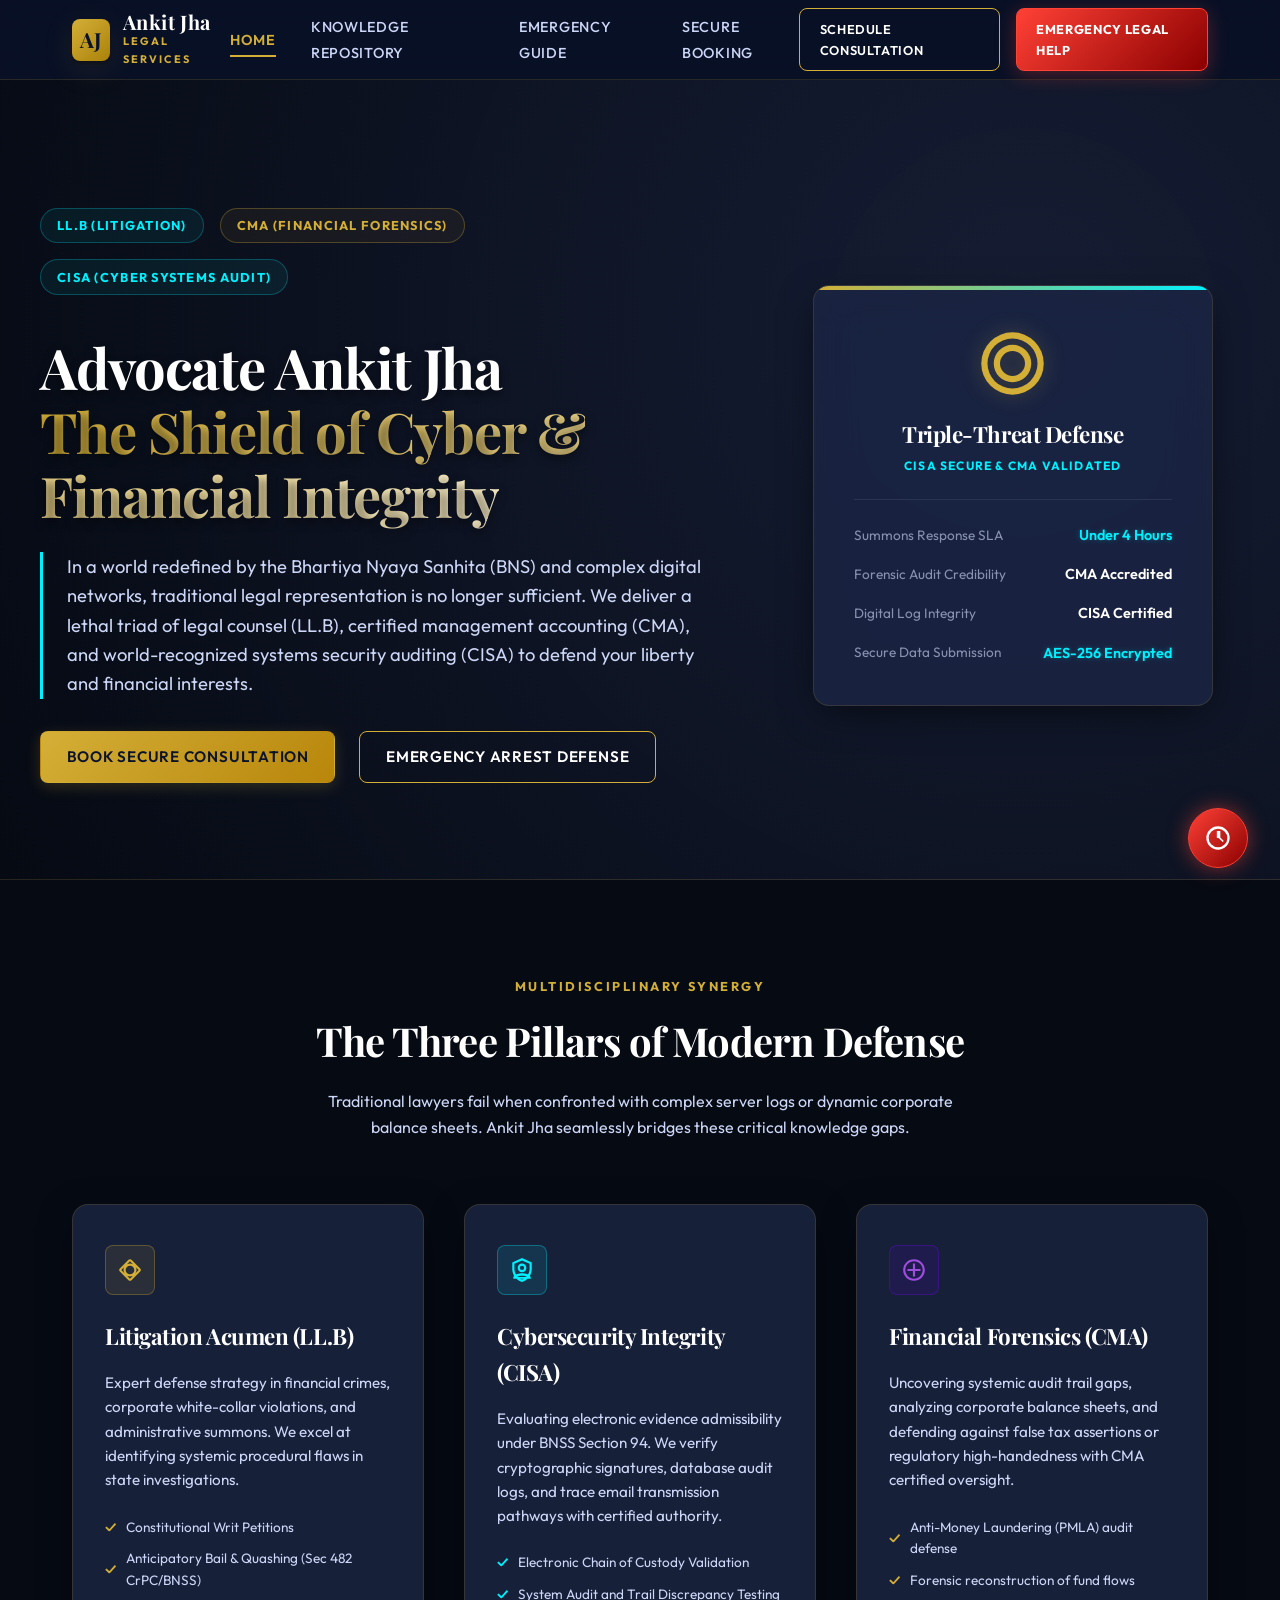
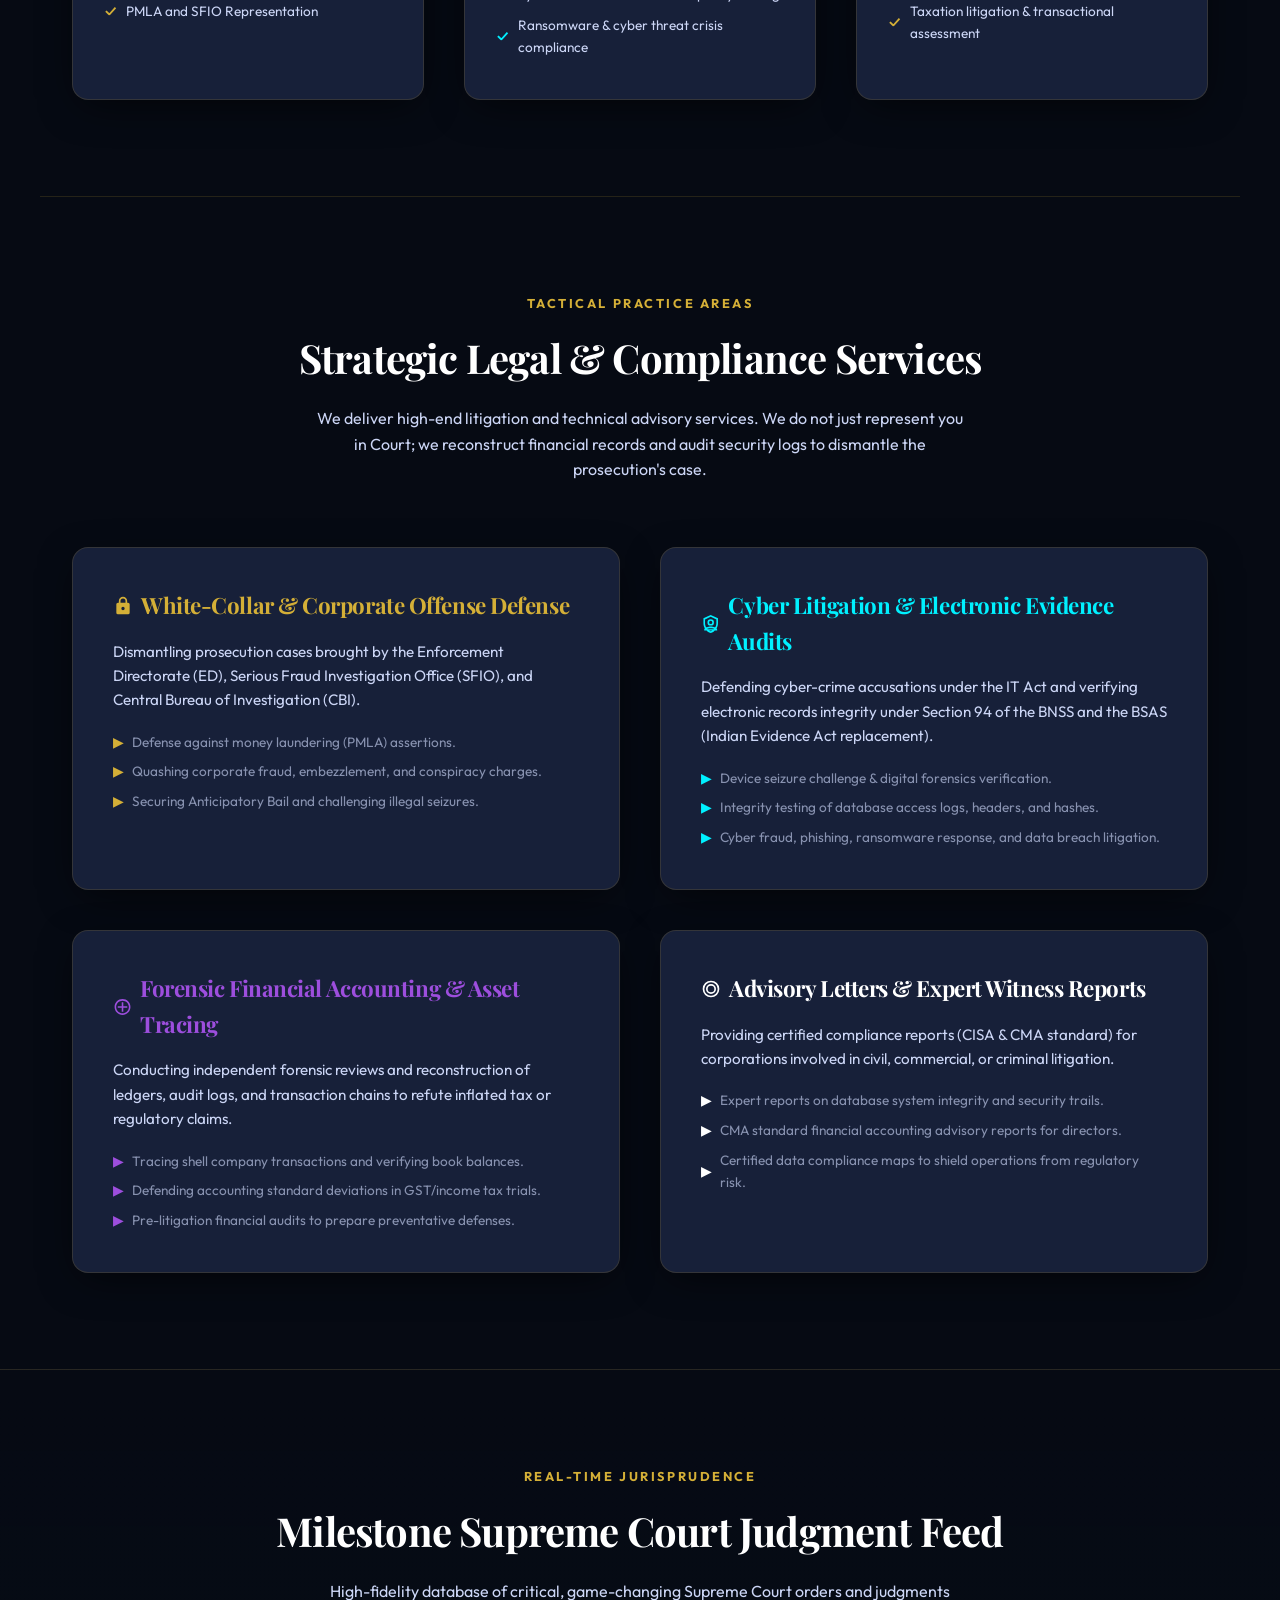
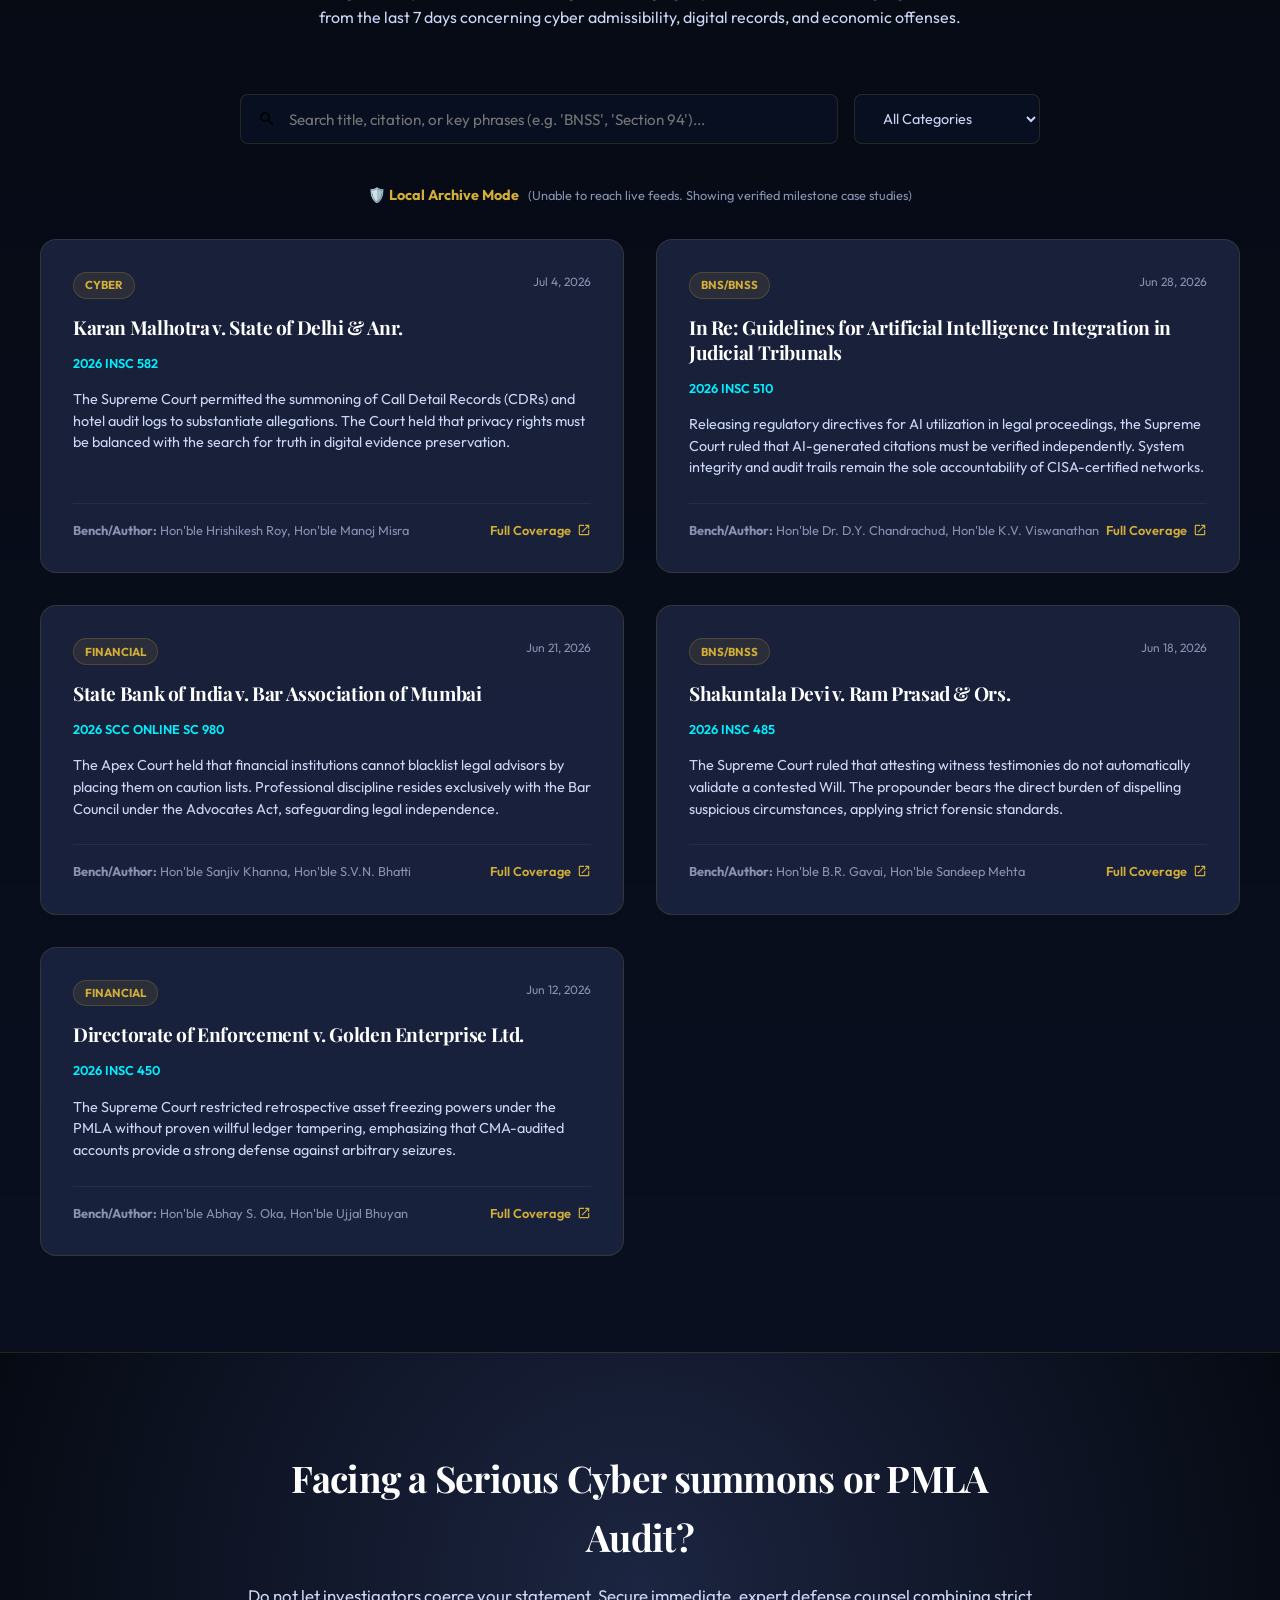
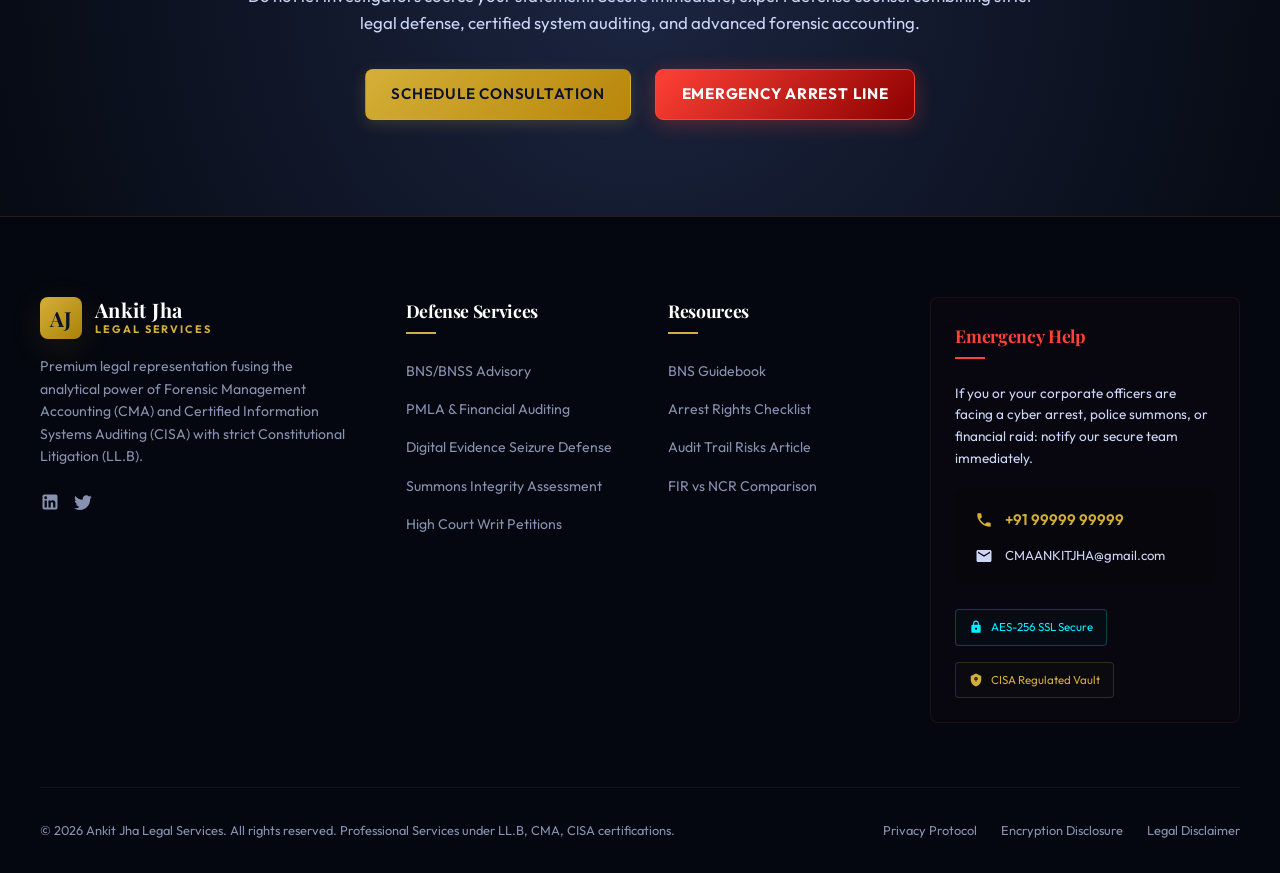
<file: index.html>
<!DOCTYPE html>
<html lang="en">
<head>
  <meta charset="UTF-8">
  <meta name="viewport" content="width=device-width, initial-scale=1.0">
  <title>Ankit Jha Legal Services | Multidisciplinary Cyber & Financial Defense</title>
  <meta name="description" content="Premium legal counsel bridging litigation expertise, financial forensic accounting, and high-level cybersecurity compliance (LL.B, CMA, CISA). Specializing in BNS/BNSS, economic offenses, and digital evidence.">
  <link rel="stylesheet" href="assets/css/variables.css">
  <link rel="stylesheet" href="assets/css/styles.css">
</head>
<body>

  <!-- Floating Emergency Panic Button -->
  <a href="emergency.html" class="floating-panic-button" aria-label="Emergency Legal Help">
    <span class="panic-tooltip">Immediate Help</span>
    <svg viewBox="0 0 24 24"><path d="M12,2A10,10 0 0,0 2,12A10,10 0 0,0 12,22A10,10 0 0,0 22,12A10,10 0 0,0 12,2M12,4A8,8 0 0,1 20,12A8,8 0 0,1 12,20A8,8 0 0,1 4,12A8,8 0 0,1 12,4M11,6V12H12.5L16,15.5L17,14.5L14,11.5V6H11Z"/></svg>
  </a>

  <!-- Sticky Header -->
  <header class="site-header">
    <div class="header-container">
      <a href="index.html" class="brand">
        <div class="brand-crest">AJ</div>
        <div class="brand-text">
          <span class="brand-name">Ankit Jha</span>
          <span class="brand-subtext">Legal Services</span>
        </div>
      </a>

      <button class="menu-toggle" aria-label="Toggle Navigation">
        <svg viewBox="0 0 24 24" style="width:24px;height:24px;fill:currentColor"><path d="M3,6H21V8H3V6M3,11H21V13H3V11M3,16H21V18H3V16Z"/></svg>
      </button>

      <ul class="nav-menu">
        <li><a href="index.html" class="nav-link active">Home</a></li>
        <li><a href="resources.html" class="nav-link">Knowledge Repository</a></li>
        <li><a href="emergency.html" class="nav-link">Emergency Guide</a></li>
        <li><a href="contact.html" class="nav-link">Secure Booking</a></li>
      </ul>

      <div class="header-cta">
        <a href="contact.html" class="btn btn-outline" style="padding: 0.6rem 1.2rem; font-size: 0.8rem;">Schedule Consultation</a>
        <a href="emergency.html" class="btn btn-emergency" style="padding: 0.6rem 1.2rem; font-size: 0.8rem;">Emergency Legal Help</a>
      </div>
    </div>
  </header>

  <!-- Hero Section -->
  <section class="hero">
    <div class="hero-grid">
      <div class="hero-content">
        <div class="hero-credentials">
          <span class="credential-tag">LL.B (LITIGATION)</span>
          <span class="credential-tag cma">CMA (FINANCIAL FORENSICS)</span>
          <span class="credential-tag">CISA (CYBER SYSTEMS AUDIT)</span>
        </div>
        <h1>Advocate Ankit Jha<br><span class="highlight">The Shield of Cyber & Financial Integrity</span></h1>
        <p class="hero-tagline">
          In a world redefined by the Bhartiya Nyaya Sanhita (BNS) and complex digital networks, traditional legal representation is no longer sufficient. We deliver a lethal triad of legal counsel (LL.B), certified management accounting (CMA), and world-recognized systems security auditing (CISA) to defend your liberty and financial interests.
        </p>
        <div class="hero-ctas">
          <a href="contact.html" class="btn btn-gold">Book Secure Consultation</a>
          <a href="emergency.html" class="btn btn-outline">Emergency Arrest Defense</a>
        </div>
      </div>

      <div class="hero-badge-panel">
        <div class="badge-card">
          <div class="badge-seal">
            <svg viewBox="0 0 24 24">
              <path d="M12,2A10,10 0 0,0 2,12A10,10 0 0,0 12,22A10,10 0 0,0 22,12A10,10 0 0,0 12,2M12,4A8,8 0 0,1 20,12A8,8 0 0,1 12,20A8,8 0 0,1 4,12A8,8 0 0,1 12,4M12,6A6,6 0 0,0 6,12A6,6 0 0,0 12,18A6,6 0 0,0 18,12A6,6 0 0,0 12,6M12,8A4,4 0 0,1 16,12A4,4 0 0,1 12,16A4,4 0 0,1 8,12A4,4 0 0,1 12,8Z"/>
            </svg>
            <h3 class="badge-title">Triple-Threat Defense</h3>
            <span class="badge-subtitle">CISA Secure & CMA Validated</span>
          </div>
          <div class="badge-metrics">
            <div class="metric-row">
              <span class="metric-label">Summons Response SLA</span>
              <span class="metric-value cyan-glow">Under 4 Hours</span>
            </div>
            <div class="metric-row">
              <span class="metric-label">Forensic Audit Credibility</span>
              <span class="metric-value">CMA Accredited</span>
            </div>
            <div class="metric-row">
              <span class="metric-label">Digital Log Integrity</span>
              <span class="metric-value">CISA Certified</span>
            </div>
            <div class="metric-row">
              <span class="metric-label">Secure Data Submission</span>
              <span class="metric-value cyan-glow">AES-256 Encrypted</span>
            </div>
          </div>
        </div>
      </div>
    </div>
  </section>

  <!-- The Synergy Shield Section -->
  <section class="section-padding container">
    <div class="section-header">
      <span class="section-subtitle">Multidisciplinary Synergy</span>
      <h2 class="section-title">The Three Pillars of Modern Defense</h2>
      <p class="section-desc">Traditional lawyers fail when confronted with complex server logs or dynamic corporate balance sheets. Ankit Jha seamlessly bridges these critical knowledge gaps.</p>
    </div>

    <div class="synergy-grid">
      <!-- Pillar 1 -->
      <div class="synergy-card">
        <div class="synergy-icon">
          <svg viewBox="0 0 24 24"><path d="M12,2C11.5,2 11,2.2 10.6,2.6L2.6,10.6C1.8,11.4 1.8,12.6 2.6,13.4L10.6,21.4C11,21.8 11.5,22 12,22C12.5,22 13,21.8 13.4,21.4L21.4,13.4C22.2,12.6 22.2,11.4 21.4,10.6L13.4,2.6C13,2.2 12.5,2 12,2M12,4L20,12L12,20L4,12L12,4M12,6A6,6 0 0,0 6,12A6,6 0 0,0 12,18A6,6 0 0,0 18,12A6,6 0 0,0 12,6M12,8A4,4 0 0,1 16,12A4,4 0 0,1 12,16A4,4 0 0,1 8,12A4,4 0 0,1 12,8Z"/></svg>
        </div>
        <h3>Litigation Acumen (LL.B)</h3>
        <p>Expert defense strategy in financial crimes, corporate white-collar violations, and administrative summons. We excel at identifying systemic procedural flaws in state investigations.</p>
        <ul class="synergy-list">
          <li>Constitutional Writ Petitions</li>
          <li>Anticipatory Bail & Quashing (Sec 482 CrPC/BNSS)</li>
          <li>PMLA and SFIO Representation</li>
        </ul>
      </div>

      <!-- Pillar 2 -->
      <div class="synergy-card cyber-defense">
        <div class="synergy-icon">
          <svg viewBox="0 0 24 24"><path d="M12,1L3,5V11C3,16.55 6.84,21.74 12,23C17.16,21.74 21,16.55 21,11V5L12,1M12,3.18L19,6.3V11C19,15.19 16.19,19.29 12,20.82C7.81,19.29 5,15.19 5,11V6.3L12,3.18M12,6A4,4 0 0,0 8,10A4,4 0 0,0 12,14A4,4 0 0,0 16,10A4,4 0 0,0 12,6M12,8A2,2 0 0,1 14,10A2,2 0 0,1 12,12A2,2 0 0,1 10,10A2,2 0 0,1 12,8M12,15C9.33,15 4,16.34 4,19V20H20V19C20,16.34 14.67,15 12,15M6.24,18.5C7.54,17.79 9.87,17.2 12,17.2C14.13,17.2 16.46,17.79 17.76,18.5H6.24Z"/></svg>
        </div>
        <h3>Cybersecurity Integrity (CISA)</h3>
        <p>Evaluating electronic evidence admissibility under BNSS Section 94. We verify cryptographic signatures, database audit logs, and trace email transmission pathways with certified authority.</p>
        <ul class="synergy-list">
          <li>Electronic Chain of Custody Validation</li>
          <li>System Audit and Trail Discrepancy Testing</li>
          <li>Ransomware & cyber threat crisis compliance</li>
        </ul>
      </div>

      <!-- Pillar 3 -->
      <div class="synergy-card">
        <div class="synergy-icon">
          <svg viewBox="0 0 24 24"><path d="M12,2C6.48,2 2,6.48 2,12C2,17.52 6.48,22 12,22C17.52,22 22,17.52 22,12C22,6.48 17.52,2 12,2M12,4C16.42,4 20,7.58 20,12C20,16.42 16.42,20 12,20C7.58,20 4,16.42 4,12C4,7.58 7.58,4 12,4M11,6V11H6V13H11V18H13V13H18V11H13V6H11Z"/></svg>
        </div>
        <h3>Financial Forensics (CMA)</h3>
        <p>Uncovering systemic audit trail gaps, analyzing corporate balance sheets, and defending against false tax assertions or regulatory high-handedness with CMA certified oversight.</p>
        <ul class="synergy-list">
          <li>Anti-Money Laundering (PMLA) audit defense</li>
          <li>Forensic reconstruction of fund flows</li>
          <li>Taxation litigation & transactional assessment</li>
        </ul>
      </div>
    </div>
  </section>

  <!-- Practice Areas & Strategic Services Section -->
  <section class="section-padding container" style="border-top: 1px solid var(--color-border-glass);">
    <div class="section-header">
      <span class="section-subtitle">Tactical Practice Areas</span>
      <h2 class="section-title">Strategic Legal & Compliance Services</h2>
      <p class="section-desc">We deliver high-end litigation and technical advisory services. We do not just represent you in Court; we reconstruct financial records and audit security logs to dismantle the prosecution's case.</p>
    </div>

    <div class="services-grid">
      <!-- Service 1 -->
      <div class="service-detail-card">
        <h3 style="color: var(--color-gold); font-family: var(--font-serif); font-size: 1.4rem; margin-bottom: 1rem; display: flex; align-items: center; gap: 0.5rem;">
          <svg style="width: 20px; height: 20px; fill: currentColor;" viewBox="0 0 24 24"><path d="M12,17A2,2 0 0,0 14,15C14,13.89 13.1,13 12,13A2,2 0 0,0 10,15A2,2 0 0,0 12,17M18,8A2,2 0 0,1 20,10V20A2,2 0 0,1 18,22H6A2,2 0 0,1 4,20V10C4,8.89 4.9,8 6,8H7V6A5,5 0 0,1 12,1A5,5 0 0,1 17,6V8H18M12,3A3,3 0 0,0 9,6V8H15V6A3,3 0 0,0 12,3Z"/></svg>
          White-Collar & Corporate Offense Defense
        </h3>
        <p style="color: var(--color-text-silver); font-size: 0.95rem; line-height: 1.6; margin-bottom: 1.2rem;">
          Dismantling prosecution cases brought by the Enforcement Directorate (ED), Serious Fraud Investigation Office (SFIO), and Central Bureau of Investigation (CBI).
        </p>
        <ul style="list-style: none; display: flex; flex-direction: column; gap: 0.5rem; font-size: 0.85rem; color: var(--color-text-muted);">
          <li style="display: flex; align-items: center; gap: 0.5rem;"><span style="color: var(--color-gold);">▶</span> Defense against money laundering (PMLA) assertions.</li>
          <li style="display: flex; align-items: center; gap: 0.5rem;"><span style="color: var(--color-gold);">▶</span> Quashing corporate fraud, embezzlement, and conspiracy charges.</li>
          <li style="display: flex; align-items: center; gap: 0.5rem;"><span style="color: var(--color-gold);">▶</span> Securing Anticipatory Bail and challenging illegal seizures.</li>
        </ul>
      </div>

      <!-- Service 2 -->
      <div class="service-detail-card">
        <h3 style="color: var(--color-cyber-cyan); font-family: var(--font-serif); font-size: 1.4rem; margin-bottom: 1rem; display: flex; align-items: center; gap: 0.5rem;">
          <svg style="width: 20px; height: 20px; fill: currentColor;" viewBox="0 0 24 24"><path d="M12,1L3,5V11C3,16.55 6.84,21.74 12,23C17.16,21.74 21,16.55 21,11V5L12,1M12,3.18L19,6.3V11C19,15.19 16.19,19.29 12,20.82C7.81,19.29 5,15.19 5,11V6.3L12,3.18M12,6A4,4 0 0,0 8,10A4,4 0 0,0 12,14A4,4 0 0,0 16,10A4,4 0 0,0 12,6M12,8A2,2 0 0,1 14,10A2,2 0 0,1 12,12A2,2 0 0,1 10,10A2,2 0 0,1 12,8M12,15C9.33,15 4,16.34 4,19V20H20V19C20,16.34 14.67,15 12,15M6.24,18.5C7.54,17.79 9.87,17.2 12,17.2C14.13,17.2 16.46,17.79 17.76,18.5H6.24Z"/></svg>
          Cyber Litigation & Electronic Evidence Audits
        </h3>
        <p style="color: var(--color-text-silver); font-size: 0.95rem; line-height: 1.6; margin-bottom: 1.2rem;">
          Defending cyber-crime accusations under the IT Act and verifying electronic records integrity under Section 94 of the BNSS and the BSAS (Indian Evidence Act replacement).
        </p>
        <ul style="list-style: none; display: flex; flex-direction: column; gap: 0.5rem; font-size: 0.85rem; color: var(--color-text-muted);">
          <li style="display: flex; align-items: center; gap: 0.5rem;"><span style="color: var(--color-cyber-cyan);">▶</span> Device seizure challenge & digital forensics verification.</li>
          <li style="display: flex; align-items: center; gap: 0.5rem;"><span style="color: var(--color-cyber-cyan);">▶</span> Integrity testing of database access logs, headers, and hashes.</li>
          <li style="display: flex; align-items: center; gap: 0.5rem;"><span style="color: var(--color-cyber-cyan);">▶</span> Cyber fraud, phishing, ransomware response, and data breach litigation.</li>
        </ul>
      </div>

      <!-- Service 3 -->
      <div class="service-detail-card">
        <h3 style="color: #9D4EDD; font-family: var(--font-serif); font-size: 1.4rem; margin-bottom: 1rem; display: flex; align-items: center; gap: 0.5rem;">
          <svg style="width: 20px; height: 20px; fill: currentColor;" viewBox="0 0 24 24"><path d="M12,2C6.48,2 2,6.48 2,12C2,17.52 6.48,22 12,22C17.52,22 22,17.52 22,12C22,6.48 17.52,2 12,2M12,4C16.42,4 20,7.58 20,12C20,16.42 16.42,20 12,20C7.58,20 4,16.42 4,12C4,7.58 7.58,4 12,4M11,6V11H6V13H11V18H13V13H18V11H13V6H11Z"/></svg>
          Forensic Financial Accounting & Asset Tracing
        </h3>
        <p style="color: var(--color-text-silver); font-size: 0.95rem; line-height: 1.6; margin-bottom: 1.2rem;">
          Conducting independent forensic reviews and reconstruction of ledgers, audit logs, and transaction chains to refute inflated tax or regulatory claims.
        </p>
        <ul style="list-style: none; display: flex; flex-direction: column; gap: 0.5rem; font-size: 0.85rem; color: var(--color-text-muted);">
          <li style="display: flex; align-items: center; gap: 0.5rem;"><span style="color: #9D4EDD;">▶</span> Tracing shell company transactions and verifying book balances.</li>
          <li style="display: flex; align-items: center; gap: 0.5rem;"><span style="color: #9D4EDD;">▶</span> Defending accounting standard deviations in GST/income tax trials.</li>
          <li style="display: flex; align-items: center; gap: 0.5rem;"><span style="color: #9D4EDD;">▶</span> Pre-litigation financial audits to prepare preventative defenses.</li>
        </ul>
      </div>

      <!-- Service 4 -->
      <div class="service-detail-card">
        <h3 style="color: var(--color-text-white); font-family: var(--font-serif); font-size: 1.4rem; margin-bottom: 1rem; display: flex; align-items: center; gap: 0.5rem;">
          <svg style="width: 20px; height: 20px; fill: currentColor;" viewBox="0 0 24 24"><path d="M12,2A10,10 0 0,0 2,12A10,10 0 0,0 12,22A10,10 0 0,0 22,12A10,10 0 0,0 12,2M12,4A8,8 0 0,1 20,12A8,8 0 0,1 12,20A8,8 0 0,1 4,12A8,8 0 0,1 12,4M12,6A6,6 0 0,0 6,12A6,6 0 0,0 12,18A6,6 0 0,0 18,12A6,6 0 0,0 12,6M12,8A4,4 0 0,1 16,12A4,4 0 0,1 12,16A4,4 0 0,1 8,12A4,4 0 0,1 12,8Z"/></svg>
          Advisory Letters & Expert Witness Reports
        </h3>
        <p style="color: var(--color-text-silver); font-size: 0.95rem; line-height: 1.6; margin-bottom: 1.2rem;">
          Providing certified compliance reports (CISA & CMA standard) for corporations involved in civil, commercial, or criminal litigation.
        </p>
        <ul style="list-style: none; display: flex; flex-direction: column; gap: 0.5rem; font-size: 0.85rem; color: var(--color-text-muted);">
          <li style="display: flex; align-items: center; gap: 0.5rem;"><span style="color: var(--color-text-white);">▶</span> Expert reports on database system integrity and security trails.</li>
          <li style="display: flex; align-items: center; gap: 0.5rem;"><span style="color: var(--color-text-white);">▶</span> CMA standard financial accounting advisory reports for directors.</li>
          <li style="display: flex; align-items: center; gap: 0.5rem;"><span style="color: var(--color-text-white);">▶</span> Certified data compliance maps to shield operations from regulatory risk.</li>
        </ul>
      </div>
    </div>
  </section>

  <!-- Live Supreme Court Judgments Feed -->
  <section class="section-padding judgment-section">
    <div class="container">
      <div class="section-header">
        <span class="section-subtitle">Real-Time Jurisprudence</span>
        <h2 class="section-title">Milestone Supreme Court Judgment Feed</h2>
        <p class="section-desc">High-fidelity database of critical, game-changing Supreme Court orders and judgments from the last 7 days concerning cyber admissibility, digital records, and economic offenses.</p>
      </div>

      <!-- Search & Filters -->
      <div class="feed-controls">
        <div class="feed-search-wrapper">
          <svg class="feed-search-icon" viewBox="0 0 24 24"><path d="M9.5,3A6.5,6.5 0 0,1 16,9.5C16,11.11 15.41,12.59 14.44,13.73L14.71,14H15.5L20.5,19L19,20.5L14,15.5V14.71L13.73,14.44C12.59,15.41 11.11,16 9.5,16A6.5,6.5 0 0,1 3,9.5A6.5,6.5 0 0,1 9.5,3M9.5,5C7,5 5,7 5,9.5C5,12 7,14 9.5,14C12,14 14,12 14,9.5C14,7 12,5 9.5,5Z"/></svg>
          <input type="text" id="sc-search" class="feed-search" placeholder="Search title, citation, or key phrases (e.g. 'BNSS', 'Section 94')...">
        </div>
        <select id="sc-category-filter" class="feed-filter">
          <option value="All">All Categories</option>
          <option value="BNS/BNSS">BNS / BNSS</option>
          <option value="Cyber">Cyber Security</option>
          <option value="Financial">Financial Offenses</option>
        </select>
      </div>

      <!-- Result Cards Grid -->
      <div class="judgments-grid" id="sc-judgments-container">
        <!-- Rendered Dynamically by Javascript -->
      </div>
    </div>
  </section>

  <!-- CTA Banner Section -->
  <section class="section-padding" style="background: radial-gradient(circle, #1C2541 0%, #060A13 100%); text-align: center; border-top: 1px solid var(--color-border-glass);">
    <div class="container" style="max-width: 800px;">
      <h2 style="font-size: 2.3rem; margin-bottom: 1rem;">Facing a Serious Cyber summons or PMLA Audit?</h2>
      <p style="color: var(--color-text-silver); font-size: 1.05rem; margin-bottom: 2rem; line-height: 1.6;">
        Do not let investigators coerce your statement. Secure immediate, expert defense counsel combining strict legal defense, certified system auditing, and advanced forensic accounting.
      </p>
      <div style="display: flex; justify-content: center; gap: 1.5rem; flex-wrap: wrap;">
        <a href="contact.html" class="btn btn-gold">Schedule Consultation</a>
        <a href="emergency.html" class="btn btn-emergency">Emergency Arrest Line</a>
      </div>
    </div>
  </section>

  <!-- Premium Footer -->
  <footer class="site-footer">
    <div class="footer-grid">
      <div class="footer-col footer-about">
        <a href="index.html" class="brand">
          <div class="brand-crest">AJ</div>
          <div class="brand-text">
            <span class="brand-name">Ankit Jha</span>
            <span class="brand-subtext">Legal Services</span>
          </div>
        </a>
        <p>Premium legal representation fusing the analytical power of Forensic Management Accounting (CMA) and Certified Information Systems Auditing (CISA) with strict Constitutional Litigation (LL.B).</p>
        <div style="display:flex; gap: 0.8rem;">
          <a href="#" style="color:var(--color-text-muted);"><svg style="width:20px;height:20px;fill:currentColor" viewBox="0 0 24 24"><path d="M19,3A2,2 0 0,1 21,5V19A2,2 0 0,1 19,21H5A2,2 0 0,1 3,19V5A2,2 0 0,1 5,3H19M18.5,18.5V13.2A3.26,3.26 0 0,0 15.24,9.94C14.39,9.94 13.4,10.46 12.92,11.24V10.13H10.13V18.5H12.92V13.57C12.92,12.8 13.54,12.17 14.31,12.17A1.4,1.4 0 0,1 15.71,13.57V18.5H18.5M6.88,8.56A1.68,1.68 0 0,0 8.56,6.88C8.56,5.95 7.81,5.2 6.88,5.2A1.68,1.68 0 0,0 5.2,6.88C5.2,7.81 5.95,8.56 6.88,8.56M8.27,18.5V10.13H5.5V18.5H8.27Z"/></svg></a>
          <a href="#" style="color:var(--color-text-muted);"><svg style="width:20px;height:20px;fill:currentColor" viewBox="0 0 24 24"><path d="M22.46,6C21.69,6.35 20.86,6.58 20,6.69C20.88,6.16 21.56,5.32 21.88,4.31C21.05,4.81 20.13,5.16 19.16,5.36C18.37,4.5 17.26,4 16,4C13.59,4 11.64,5.95 11.64,8.35C11.64,8.7 11.69,9.03 11.76,9.36C8.14,9.18 4.93,7.44 2.78,4.8C2.39,5.47 2.17,6.25 2.17,7.08C2.17,8.6 2.94,9.95 4.12,10.74C3.4,10.72 2.73,10.53 2.16,10.21C2.16,10.22 2.16,10.24 2.16,10.27C2.16,12.4 3.67,14.18 5.67,14.58C5.3,14.68 4.91,14.73 4.51,14.73C4.23,14.73 3.96,14.7 3.69,14.65C4.25,16.39 5.86,17.66 7.78,17.7C6.28,18.87 4.39,19.57 2.33,19.57C1.98,19.57 1.63,19.55 1.29,19.51C3.24,20.77 5.55,21.5 8.05,21.5C16.17,21.5 20.61,14.78 20.61,8.94C20.61,8.75 20.61,8.56 20.6,8.37C21.46,7.75 22.2,6.93 22.46,6Z"/></svg></a>
        </div>
      </div>

      <div class="footer-col">
        <h4>Defense Services</h4>
        <ul class="footer-links">
          <li><a href="contact.html">BNS/BNSS Advisory</a></li>
          <li><a href="contact.html">PMLA & Financial Auditing</a></li>
          <li><a href="contact.html">Digital Evidence Seizure Defense</a></li>
          <li><a href="contact.html">Summons Integrity Assessment</a></li>
          <li><a href="contact.html">High Court Writ Petitions</a></li>
        </ul>
      </div>

      <div class="footer-col">
        <h4>Resources</h4>
        <ul class="footer-links">
          <li><a href="resources.html">BNS Guidebook</a></li>
          <li><a href="emergency.html">Arrest Rights Checklist</a></li>
          <li><a href="resources.html">Audit Trail Risks Article</a></li>
          <li><a href="emergency.html">FIR vs NCR Comparison</a></li>
        </ul>
      </div>

      <div class="footer-col footer-emergency-col">
        <h4>Emergency Help</h4>
        <p>If you or your corporate officers are facing a cyber arrest, police summons, or financial raid: notify our secure team immediately.</p>
        <div class="emergency-contact-box">
          <div class="emergency-contact-item gold">
            <svg viewBox="0 0 24 24"><path d="M6.62,10.79C8.06,13.62 10.38,15.94 13.21,17.38L15.41,15.18C15.69,14.9 16.08,14.82 16.43,14.93C17.55,15.3 18.75,15.5 20,15.5A1,1 0 0,1 21,16.5V20A1,1 0 0,1 20,21A17,17 0 0,1 3,4A1,1 0 0,1 4,3H7.5A1,1 0 0,1 8.5,4C8.5,5.25 8.7,6.45 9.07,7.57C9.18,7.92 9.1,8.31 8.82,8.59L6.62,10.79Z"/></svg>
            <span>+91 99999 99999</span>
          </div>
          <div class="emergency-contact-item" style="font-size:0.82rem;">
            <svg viewBox="0 0 24 24"><path d="M20,4H4C2.89,4 2,4.89 2,6V18C2,19.1 2.89,20 4,20H20C21.1,20 22,19.1 22,18V6C22,4.89 21.1,4 20,4M20,8L12,13L4,8V6L12,11L20,6V8Z"/></svg>
            <a href="mailto:CMAANKITJHA@gmail.com" style="color:inherit; word-break: break-all;">CMAANKITJHA@gmail.com</a>
          </div>
        </div>
        
        <!-- Trust Badge Seals -->
        <div class="security-seals">
          <div class="security-seal-badge cyber">
            <svg viewBox="0 0 24 24"><path d="M12,17A2,2 0 0,0 14,15C14,13.89 13.1,13 12,13A2,2 0 0,0 10,15A2,2 0 0,0 12,17M18,8A2,2 0 0,1 20,10V20A2,2 0 0,1 18,22H6A2,2 0 0,1 4,20V10C4,8.89 4.9,8 6,8H7V6A5,5 0 0,1 12,1A5,5 0 0,1 17,6V8H18M12,3A3,3 0 0,0 9,6V8H15V6A3,3 0 0,0 12,3Z"/></svg>
            <span>AES-256 SSL Secure</span>
          </div>
          <div class="security-seal-badge cisa">
            <svg viewBox="0 0 24 24"><path d="M12,1L3,5V11C3,16.55 6.84,21.74 12,23C17.16,21.74 21,16.55 21,11V5L12,1M12,7A3,3 0 0,1 15,10C15,11.5 13.8,12.7 12.3,12.9V16H11.7V12.9C10.2,12.7 9,11.5 9,10A3,3 0 0,1 12,7M12,9A1,1 0 0,0 11,10A1,1 0 0,0 12,11A1,1 0 0,0 13,10A1,1 0 0,0 12,9Z"/></svg>
            <span>CISA Regulated Vault</span>
          </div>
        </div>
      </div>
    </div>

    <div class="footer-bottom">
      <p>&copy; 2026 Ankit Jha Legal Services. All rights reserved. Professional Services under LL.B, CMA, CISA certifications.</p>
      <div class="footer-bottom-links">
        <a href="#">Privacy Protocol</a>
        <a href="#">Encryption Disclosure</a>
        <a href="#">Legal Disclaimer</a>
      </div>
    </div>
  </footer>

  <script src="assets/js/main.js"></script>
</body>
</html>
</file>
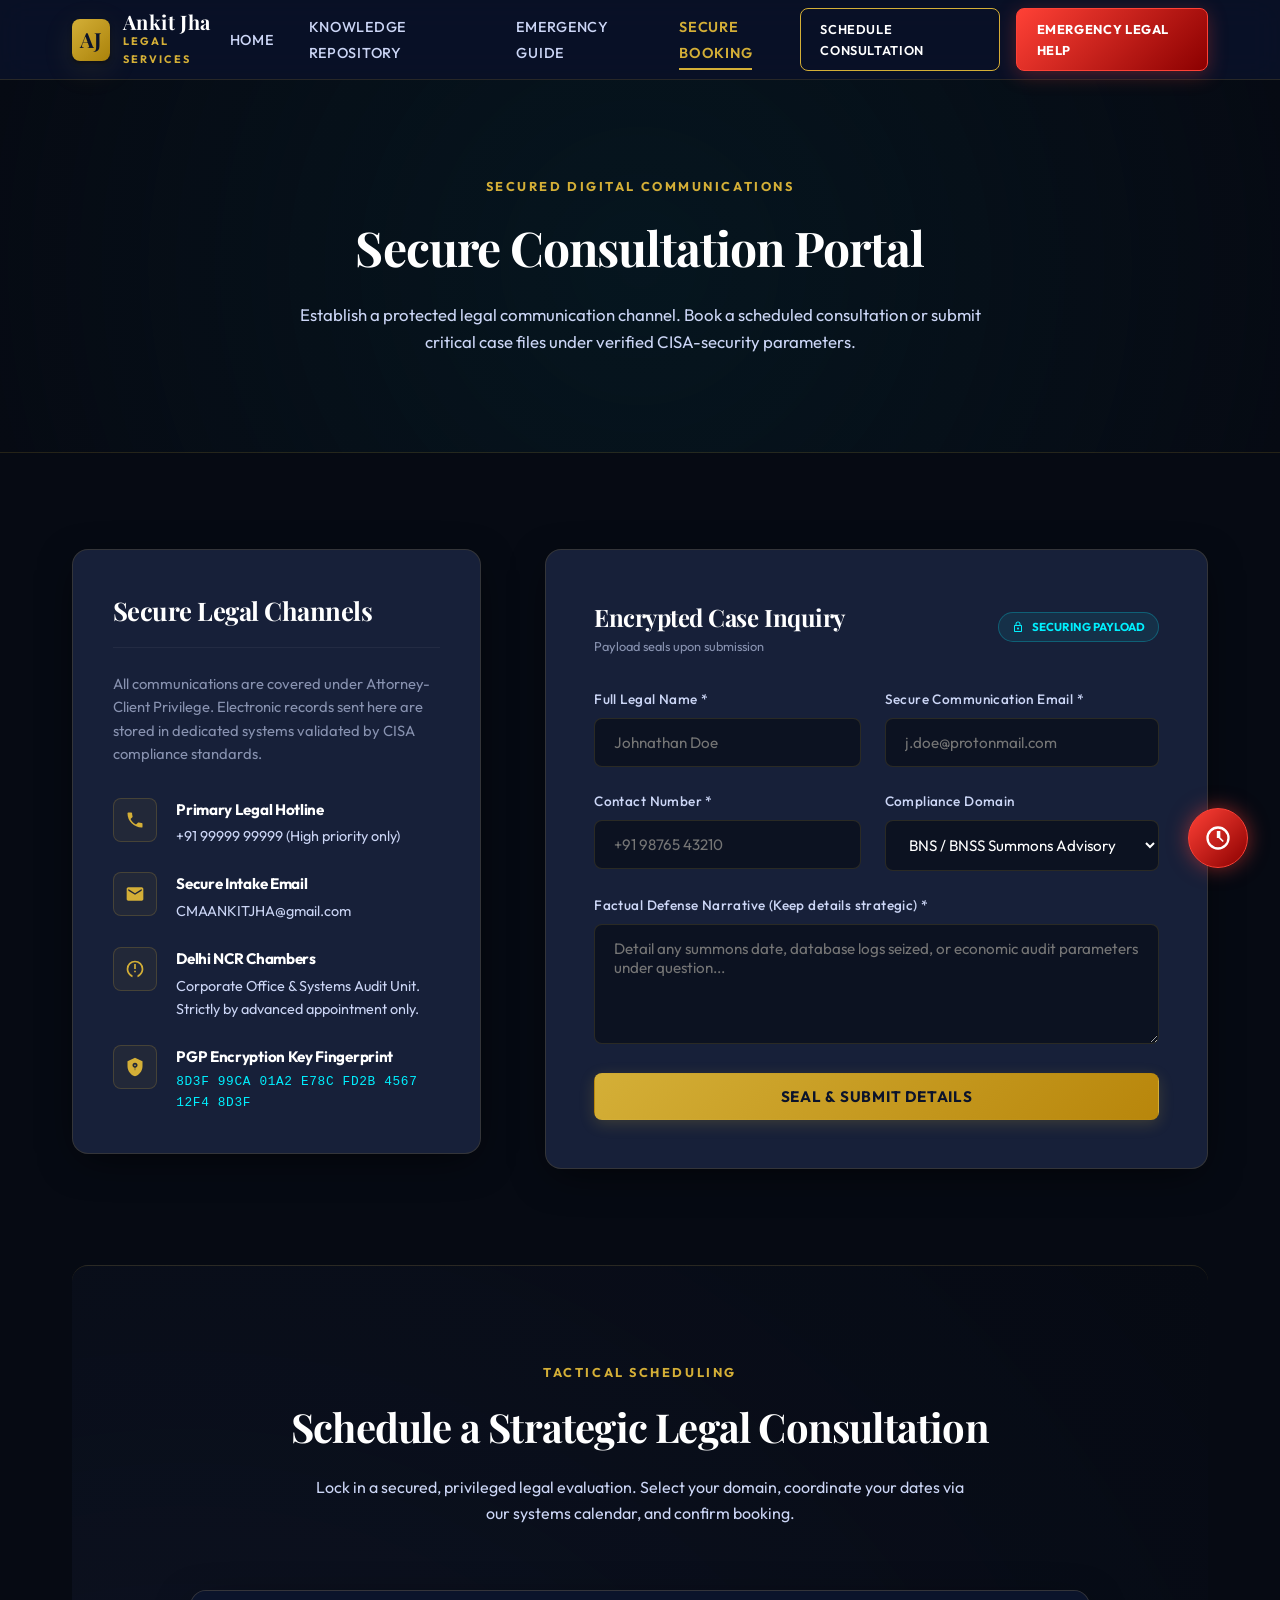
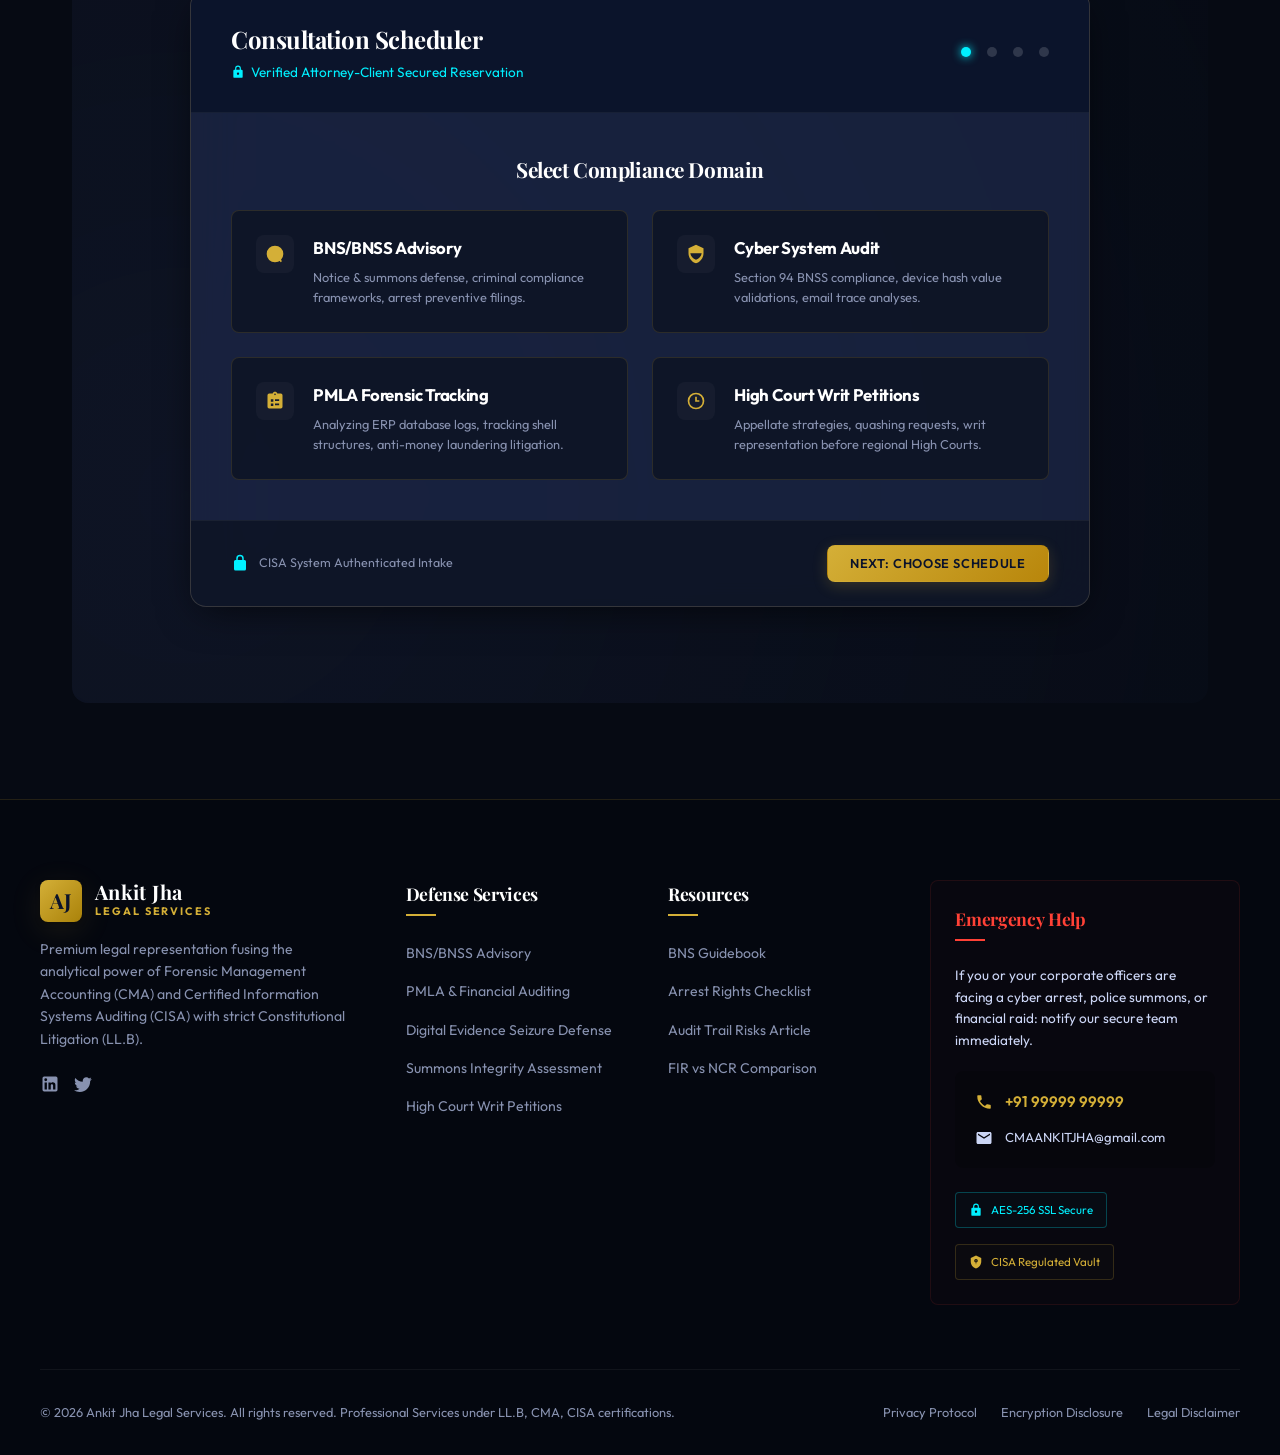
<file: contact.html>
<!DOCTYPE html>
<html lang="en">
<head>
  <meta charset="UTF-8">
  <meta name="viewport" content="width=device-width, initial-scale=1.0">
  <title>Secure Booking & Inquiries | Ankit Jha Legal Services</title>
  <meta name="description" content="Secure booking portal and encrypted inquiry form for Ankit Jha Legal Services. Connect under strict PGP, CMA-audit, and CISA-certified networks.">
  <link rel="stylesheet" href="assets/css/variables.css">
  <link rel="stylesheet" href="assets/css/styles.css">
</head>
<body>

  <!-- Floating Emergency Panic Button -->
  <a href="emergency.html" class="floating-panic-button" aria-label="Emergency Legal Help">
    <span class="panic-tooltip">Immediate Help</span>
    <svg viewBox="0 0 24 24"><path d="M12,2A10,10 0 0,0 2,12A10,10 0 0,0 22,12A10,10 0 0,0 12,2M12,4A8,8 0 0,1 20,12A8,8 0 0,1 12,20A8,8 0 0,1 4,12A8,8 0 0,1 12,4M11,6V12H12.5L16,15.5L17,14.5L14,11.5V6H11Z"/></svg>
  </a>

  <!-- Sticky Header -->
  <header class="site-header">
    <div class="header-container">
      <a href="index.html" class="brand">
        <div class="brand-crest">AJ</div>
        <div class="brand-text">
          <span class="brand-name">Ankit Jha</span>
          <span class="brand-subtext">Legal Services</span>
        </div>
      </a>

      <button class="menu-toggle" aria-label="Toggle Navigation">
        <svg viewBox="0 0 24 24" style="width:24px;height:24px;fill:currentColor"><path d="M3,6H21V8H3V6M3,11H21V13H3V11M3,16H21V18H3V16Z"/></svg>
      </button>

      <ul class="nav-menu">
        <li><a href="index.html" class="nav-link">Home</a></li>
        <li><a href="resources.html" class="nav-link">Knowledge Repository</a></li>
        <li><a href="emergency.html" class="nav-link">Emergency Guide</a></li>
        <li><a href="contact.html" class="nav-link active">Secure Booking</a></li>
      </ul>

      <div class="header-cta">
        <a href="contact.html" class="btn btn-outline" style="padding: 0.6rem 1.2rem; font-size: 0.8rem;">Schedule Consultation</a>
        <a href="emergency.html" class="btn btn-emergency" style="padding: 0.6rem 1.2rem; font-size: 0.8rem;">Emergency Legal Help</a>
      </div>
    </div>
  </header>

  <!-- Inner Page Banner -->
  <section class="section-padding" style="background: radial-gradient(circle at 50% 50%, rgba(0, 240, 255, 0.05) 0%, rgba(6, 10, 19, 1) 100%); border-bottom: 1px solid var(--color-border-glass);">
    <div class="container" style="text-align: center;">
      <span class="section-subtitle">SECURED DIGITAL COMMUNICATIONS</span>
      <h1 style="font-size: 3rem; margin-bottom: 1rem; font-family: var(--font-serif); color: var(--color-text-white);">Secure Consultation Portal</h1>
      <p style="max-width: 700px; margin: 0 auto; color: var(--color-text-silver); font-size: 1.05rem;">
        Establish a protected legal communication channel. Book a scheduled consultation or submit critical case files under verified CISA-security parameters.
      </p>
    </div>
  </section>

  <!-- Main Booking and Contact Layout -->
  <section class="section-padding container">
    <div class="contact-layout" style="margin-bottom: 6rem;">
      
      <!-- Left Column: Contact Details -->
      <div class="contact-info-panel">
        <div class="contact-card-box">
          <h3>Secure Legal Channels</h3>
          <p style="font-size: 0.92rem; color: var(--color-text-muted); margin-bottom: 2rem;">All communications are covered under Attorney-Client Privilege. Electronic records sent here are stored in dedicated systems validated by CISA compliance standards.</p>
          
          <div class="contact-details-list">
            <!-- Telephone -->
            <div class="contact-detail-item">
              <div class="contact-detail-icon">
                <svg viewBox="0 0 24 24"><path d="M6.62,10.79C8.06,13.62 10.38,15.94 13.21,17.38L15.41,15.18C15.69,14.9 16.08,14.82 16.43,14.93C17.55,15.3 18.75,15.5 20,15.5A1,1 0 0,1 21,16.5V20A1,1 0 0,1 20,21A17,17 0 0,1 3,4A1,1 0 0,1 4,3H7.5A1,1 0 0,1 8.5,4C8.5,5.25 8.7,6.45 9.07,7.57C9.18,7.92 9.1,8.31 8.82,8.59L6.62,10.79Z"/></svg>
              </div>
              <div class="contact-detail-text">
                <h5>Primary Legal Hotline</h5>
                <p>+91 99999 99999 (High priority only)</p>
              </div>
            </div>

            <!-- Email -->
            <div class="contact-detail-item">
              <div class="contact-detail-icon">
                <svg viewBox="0 0 24 24"><path d="M20,4H4C2.89,4 2,4.89 2,6V18C2,19.1 2.89,20 4,20H20C21.1,20 22,19.1 22,18V6C22,4.89 21.1,4 20,4M20,8L12,13L4,8V6L12,11L20,6V8Z"/></svg>
              </div>
              <div class="contact-detail-text">
                <h5>Secure Intake Email</h5>
                <p><a href="mailto:CMAANKITJHA@gmail.com">CMAANKITJHA@gmail.com</a></p>
              </div>
            </div>

            <!-- Address -->
            <div class="contact-detail-item">
              <div class="contact-detail-icon">
                <svg viewBox="0 0 24 24"><path d="M12,2A10,10 0 0,0 2,12C2,16.58 5,20.47 9,21.75V19.58C6.16,18.4 4,15.45 4,12A8,8 0 0,1 12,4A8,8 0 0,1 20,12C20,15.45 17.84,18.4 15,19.58V21.75C19,20.47 22,16.58 22,12A10,10 0 0,0 12,2M11,6H13V12H11V6M11,14H13V16H11V14Z"/></svg>
              </div>
              <div class="contact-detail-text">
                <h5>Delhi NCR Chambers</h5>
                <p>Corporate Office & Systems Audit Unit. Strictly by advanced appointment only.</p>
              </div>
            </div>

            <!-- PGP Key -->
            <div class="contact-detail-item">
              <div class="contact-detail-icon">
                <svg viewBox="0 0 24 24"><path d="M12,1L3,5V11C3,16.55 6.84,21.74 12,23C17.16,21.74 21,16.55 21,11V5L12,1M12,7A3,3 0 0,1 15,10C15,11.5 13.8,12.7 12.3,12.9V16H11.7V12.9C10.2,12.7 9,11.5 9,10A3,3 0 0,1 12,7M12,9A1,1 0 0,0 11,10A1,1 0 0,0 12,11A1,1 0 0,0 13,10A1,1 0 0,0 12,9Z"/></svg>
              </div>
              <div class="contact-detail-text">
                <h5>PGP Encryption Key Fingerprint</h5>
                <p style="font-family: monospace; font-size: 0.8rem; letter-spacing: 0.05em; color: var(--color-cyber-cyan);">
                  8D3F 99CA 01A2 E78C FD2B 4567 12F4 8D3F
                </p>
              </div>
            </div>
          </div>
        </div>
      </div>

      <!-- Right Column: Encrypted Case Inquiry Form -->
      <div class="secure-form-container">
        <div class="secure-form-header">
          <div class="secure-title">
            <h3>Encrypted Case Inquiry</h3>
            <p style="font-size:0.8rem; color:var(--color-text-muted);">Payload seals upon submission</p>
          </div>
          <div class="secure-indicator" id="secure-indicator-tag">
            <svg viewBox="0 0 24 24"><path d="M18 8h-1V6c0-2.76-2.24-5-5-5S7 3.24 7 6v2H6c-1.1 0-2 .9-2 2v10c0 1.1.9 2 2 2h12c1.1 0 2-.9 2-2V10c0-1.1-.9-2-2-2zM9 6c0-1.66 1.34-3 3-3s3 1.34 3 3v2H9V6zm9 14H6V10h12v10zm-6-3c1.1 0 2-.9 2-2s-.9-2-2-2-2 .9-2 2 .9 2 2 2z"/></svg>
            <span>Securing payload</span>
          </div>
        </div>

        <form id="secure-case-inquiry-form">
          <div class="form-grid">
            <div class="form-group">
              <label for="inquiry-name">Full Legal Name *</label>
              <input type="text" id="inquiry-name" class="form-control" placeholder="Johnathan Doe" required>
            </div>
            
            <div class="form-group">
              <label for="inquiry-email">Secure Communication Email *</label>
              <input type="email" id="inquiry-email" class="form-control" placeholder="j.doe@protonmail.com" required>
            </div>

            <div class="form-group">
              <label for="inquiry-phone">Contact Number *</label>
              <input type="tel" id="inquiry-phone" class="form-control" placeholder="+91 98765 43210" required>
            </div>

            <div class="form-group">
              <label for="inquiry-compliance">Compliance Domain</label>
              <select id="inquiry-compliance" class="form-control">
                <option value="BNS/BNSS Compliance">BNS / BNSS Summons Advisory</option>
                <option value="PMLA / Financial Forensics">PMLA Anti-Money Laundering</option>
                <option value="Cyber Systems & Database Audit">Cyber System Evidence Custody</option>
                <option value="High Court Trial Litigation">High Court Appellate / Bail</option>
              </select>
            </div>

            <div class="form-group full-width">
              <label for="inquiry-narrative">Factual Defense Narrative (Keep details strategic) *</label>
              <textarea id="inquiry-narrative" class="form-control" placeholder="Detail any summons date, database logs seized, or economic audit parameters under question..." required></textarea>
            </div>
          </div>

          <button type="submit" id="secure-submit-btn" class="btn btn-gold" style="width: 100%; margin-top: 1.8rem; font-weight:700;">
            Seal & Submit Details
          </button>
        </form>

        <!-- Simulated Cryptographic console log -->
        <div class="encryption-hud" id="encryption-log-hud">
          <div class="encryption-hud-title">
            <span>CRYPTOGRAPHIC PIPELINE CONSOLE</span>
            <span style="color:#2ECC71">TLS 1.3 ENABLED</span>
          </div>
          <div class="hud-log-lines" id="hud-log-lines">
            <!-- Rendered dynamically on click -->
          </div>
        </div>
      </div>

    </div>

    <!-- Interactive Consultation Booking Widget Section -->
    <div class="booking-section section-padding" style="border-top: 1px solid var(--color-border-glass); border-radius: var(--radius-lg);">
      <div class="section-header">
        <span class="section-subtitle">Tactical Scheduling</span>
        <h2 class="section-title">Schedule a Strategic Legal Consultation</h2>
        <p class="section-desc">Lock in a secured, privileged legal evaluation. Select your domain, coordinate your dates via our systems calendar, and confirm booking.</p>
      </div>

      <!-- Schedulers Widget Layout -->
      <div class="booking-widget-wrapper" id="secure-scheduler-widget">
        
        <!-- Widget Header -->
        <div class="booking-header">
          <div class="booking-title">
            <h3>Consultation Scheduler</h3>
            <p>
              <svg class="security-lock-icon" viewBox="0 0 24 24"><path d="M12,17A2,2 0 0,0 14,15C14,13.89 13.1,13 12,13A2,2 0 0,0 10,15A2,2 0 0,0 12,17M18,8A2,2 0 0,1 20,10V20A2,2 0 0,1 18,22H6A2,2 0 0,1 4,20V10C4,8.89 4.9,8 6,8H7V6A5,5 0 0,1 12,1A5,5 0 0,1 17,6V8H18M12,3A3,3 0 0,0 9,6V8H15V6A3,3 0 0,0 12,3Z"/></svg>
              Verified Attorney-Client Secured Reservation
            </p>
          </div>
          <div class="booking-steps-bar">
            <span class="booking-step-dot active" data-step="1"></span>
            <span class="booking-step-dot" data-step="2"></span>
            <span class="booking-step-dot" data-step="3"></span>
            <span class="booking-step-dot" data-step="4"></span>
          </div>
        </div>

        <!-- Step 1: Select Practice Area -->
        <div class="booking-step-content active" data-step="1">
          <h4 style="font-family: var(--font-serif); font-size:1.3rem; margin-bottom: 1.5rem; text-align:center;">Select Compliance Domain</h4>
          <div class="practice-grid">
            <div class="practice-select-card" data-value="bns">
              <div class="practice-select-icon">
                <svg viewBox="0 0 24 24" style="width:20px;height:20px;fill:currentColor"><path d="M12,19.3C13.24,19.3 14.42,18.9 15.42,18.2L19,21.8L20.4,20.4L16.82,16.82C17.75,15.63 18.3,14.13 18.3,12.5C18.3,9.03 15.5,6.2 12,6.2C8.5,6.2 5.7,9.03 5.7,12.5C5.7,15.97 8.5,18.8 12,18.8M12,8.2C14.37,8.2 16.3,10.13 16.3,12.5C16.3,14.87 14.37,16.8 12,16.8C9.63,16.8 7.7,14.87 7.7,12.5C7.7,10.13 9.63,8.2 12,8.2M12,2A10,10 0 0,0 2,12A10,10 0 0,0 12,22A10,10 0 0,0 22,12A10,10 0 0,0 12,2Z"/></svg>
              </div>
              <div>
                <h4>BNS/BNSS Advisory</h4>
                <p>Notice & summons defense, criminal compliance frameworks, arrest preventive filings.</p>
              </div>
            </div>

            <div class="practice-select-card" data-value="cyber">
              <div class="practice-select-icon">
                <svg viewBox="0 0 24 24" style="width:20px;height:20px;fill:currentColor"><path d="M12,1L3,5V11C3,16.55 6.84,21.74 12,23C17.16,21.74 21,16.55 21,11V5L12,1M12,11V19C8.35,17.79 5.8,14.6 5.15,11H12M12,11H18.85C18.2,14.6 15.65,17.79 12,19V11Z"/></svg>
              </div>
              <div>
                <h4>Cyber System Audit</h4>
                <p>Section 94 BNSS compliance, device hash value validations, email trace analyses.</p>
              </div>
            </div>

            <div class="practice-select-card" data-value="forensic">
              <div class="practice-select-icon">
                <svg viewBox="0 0 24 24" style="width:20px;height:20px;fill:currentColor"><path d="M19,3H14.82C14.4,1.84 13.3,1 12,1C10.7,1 9.6,1.84 9.18,3H5A2,2 0 0,0 3,5V19A2,2 0 0,0 5,21H19A2,2 0 0,0 21,19V5A2,2 0 0,0 19,3M12,3A1,1 0 0,1 13,4A1,1 0 0,1 12,5A1,1 0 0,1 11,4A1,1 0 0,1 12,3M10,18H7V15H10V18M10,13H7V10H10V13M17,17H12V15H17V17M17,12H12V10H17V12Z"/></svg>
              </div>
              <div>
                <h4>PMLA Forensic Tracking</h4>
                <p>Analyzing ERP database logs, tracking shell structures, anti-money laundering litigation.</p>
              </div>
            </div>

            <div class="practice-select-card" data-value="trial">
              <div class="practice-select-icon">
                <svg viewBox="0 0 24 24" style="width:20px;height:20px;fill:currentColor"><path d="M12 2A10 10 0 0 0 2 12A10 10 0 0 0 12 22A10 10 0 0 0 22 12A10 10 0 0 0 12 2M12 4A8 8 0 0 1 20 12A8 8 0 0 1 12 20A8 8 0 0 1 4 12a8 8 0 0 1 8-8m-1 3v6h5v-2h-3V7H11z"/></svg>
              </div>
              <div>
                <h4>High Court Writ Petitions</h4>
                <p>Appellate strategies, quashing requests, writ representation before regional High Courts.</p>
              </div>
            </div>
          </div>
        </div>

        <!-- Step 2: Custom Calendar Grid -->
        <div class="booking-step-content" data-step="2">
          <h4 style="font-family: var(--font-serif); font-size:1.3rem; margin-bottom: 1.5rem; text-align:center;">Select Date and Time Slot</h4>
          <div class="calendar-layout">
            <!-- Calendar Grid left -->
            <div class="calendar-widget">
              <div class="calendar-ctrl">
                <button type="button" class="calendar-btn-nav" id="cal-prev">&lt;</button>
                <h4 id="calendar-month-title">May 2026</h4>
                <button type="button" class="calendar-btn-nav" id="cal-next">&gt;</button>
              </div>
              <div class="calendar-grid">
                <div class="calendar-day-label">Mon</div>
                <div class="calendar-day-label">Tue</div>
                <div class="calendar-day-label">Wed</div>
                <div class="calendar-day-label">Thu</div>
                <div class="calendar-day-label">Fri</div>
                <div class="calendar-day-label">Sat</div>
                <div class="calendar-day-label">Sun</div>
              </div>
              <div class="calendar-grid" id="calendar-dates-grid">
                <!-- Rendered dynamically by javascript -->
              </div>
            </div>

            <!-- Time Slots right -->
            <div class="time-slots-panel">
              <div class="time-slots-header">Select Available Slot</div>
              <div class="time-slots-grid" id="time-slots-wrapper">
                <!-- Rendered dynamically by javascript -->
              </div>
            </div>
          </div>
        </div>

        <!-- Step 3: Contact Details -->
        <div class="booking-step-content" data-step="3">
          <h4 style="font-family: var(--font-serif); font-size:1.3rem; margin-bottom: 1.5rem; text-align:center;">Provide Contact Verification</h4>
          <div class="form-grid">
            <div class="form-group">
              <label for="booking-name">Full Legal Name *</label>
              <input type="text" id="booking-name" class="form-control" placeholder="Johnathan Doe" required>
            </div>
            
            <div class="form-group">
              <label for="booking-email">Privileged Email *</label>
              <input type="email" id="booking-email" class="form-control" placeholder="j.doe@protonmail.com" required>
            </div>

            <div class="form-group">
              <label for="booking-phone">Mobile Number *</label>
              <input type="tel" id="booking-phone" class="form-control" placeholder="+91 98765 43210" required>
            </div>

            <div class="form-group full-width">
              <label for="booking-narrative">Consultation Objectives (Confidential)</label>
              <textarea id="booking-narrative" class="form-control" placeholder="Explain the main legal or system audit issues you want to address in our consultation..."></textarea>
            </div>
          </div>
        </div>

        <!-- Step 4: Reservation Confirmation Receipt -->
        <div class="booking-step-content" data-step="4">
          <div class="booking-complete">
            <div class="complete-icon-wrapper">
              <svg viewBox="0 0 24 24"><path d="M21,7L9,19L3.5,13.5L4.91,12.09L9,16.17L19.59,5.59L21,7Z"/></svg>
            </div>
            <h4>Secure Reservation Sealed</h4>
            <p>Your attorney-client privileged consultation booking is cryptographically locked and validated.</p>
            
            <div class="booking-receipt-box">
              <div class="booking-receipt-row">
                <span style="color:var(--color-text-muted)">Reservation ID</span>
                <span id="receipt-id" style="font-family: monospace; font-weight: bold;">AJ-SEC-882710</span>
              </div>
              <div class="booking-receipt-row">
                <span style="color:var(--color-text-muted)">Domain</span>
                <span id="receipt-area" style="font-weight: bold;">BNS/BNSS Advisory</span>
              </div>
              <div class="booking-receipt-row">
                <span style="color:var(--color-text-muted)">Schedule</span>
                <span id="receipt-schedule" style="font-weight: bold;">Wednesday, May 27 @ 11:00 AM</span>
              </div>
              <div class="booking-receipt-row">
                <span style="color:var(--color-text-muted)">Client</span>
                <span id="receipt-client" style="font-weight: bold;">Johnathan Doe</span>
              </div>
              <div class="booking-receipt-row">
                <span style="color:var(--color-text-muted)">Integrity Status</span>
                <span style="color:#2ECC71; font-weight: bold;">[AES-256 SEALED]</span>
              </div>
            </div>
            <p style="margin-top: 1.5rem; font-size: 0.8rem; color:var(--color-text-muted)">A secure calendar invitation has been dispatched to your provided intake email. For absolute safety, do not share this receipt ID publically.</p>
          </div>
        </div>

        <!-- Bottom Navigation Bar -->
        <div class="booking-footer-nav">
          <div class="booking-security-badge">
            <svg viewBox="0 0 24 24"><path d="M12,12A2,2 0 1,0 14,14A2,2 0 0,0 12,12M18,8H17V6A5,5 0 0,0 7,6V8H6A2,2 0 0,0 4,10V20A2,2 0 0,0 6,22H18A2,2 0 0,0 20,20V10A2,2 0 0,0 18,8M15,8H9V6A3,3 0 0,1 15,6Z"/></svg>
            <span>CISA System Authenticated Intake</span>
          </div>
          <div class="booking-actions">
            <button type="button" class="btn btn-outline" id="btn-prev-step" style="padding: 0.6rem 1.4rem; font-size:0.8rem;">Previous</button>
            <button type="button" class="btn btn-gold" id="btn-next-step" style="padding: 0.6rem 1.4rem; font-size:0.8rem;">Next Step</button>
          </div>
        </div>

      </div>
    </div>
  </section>

  <!-- Premium Footer -->
  <footer class="site-footer">
    <div class="footer-grid">
      <div class="footer-col footer-about">
        <a href="index.html" class="brand">
          <div class="brand-crest">AJ</div>
          <div class="brand-text">
            <span class="brand-name">Ankit Jha</span>
            <span class="brand-subtext">Legal Services</span>
          </div>
        </a>
        <p>Premium legal representation fusing the analytical power of Forensic Management Accounting (CMA) and Certified Information Systems Auditing (CISA) with strict Constitutional Litigation (LL.B).</p>
        <div style="display:flex; gap: 0.8rem;">
          <a href="#" style="color:var(--color-text-muted);"><svg style="width:20px;height:20px;fill:currentColor" viewBox="0 0 24 24"><path d="M19,3A2,2 0 0,1 21,5V19A2,2 0 0,1 19,21H5A2,2 0 0,1 3,19V5A2,2 0 0,1 5,3H19M18.5,18.5V13.2A3.26,3.26 0 0,0 15.24,9.94C14.39,9.94 13.4,10.46 12.92,11.24V10.13H10.13V18.5H12.92V13.57C12.92,12.8 13.54,12.17 14.31,12.17A1.4,1.4 0 0,1 15.71,13.57V18.5H18.5M6.88,8.56A1.68,1.68 0 0,0 8.56,6.88C8.56,5.95 7.81,5.2 6.88,5.2A1.68,1.68 0 0,0 5.2,6.88C5.2,7.81 5.95,8.56 6.88,8.56M8.27,18.5V10.13H5.5V18.5H8.27Z"/></svg></a>
          <a href="#" style="color:var(--color-text-muted);"><svg style="width:20px;height:20px;fill:currentColor" viewBox="0 0 24 24"><path d="M22.46,6C21.69,6.35 20.86,6.58 20,6.69C20.88,6.16 21.56,5.32 21.88,4.31C21.05,4.81 20.13,5.16 19.16,5.36C18.37,4.5 17.26,4 16,4C13.59,4 11.64,5.95 11.64,8.35C11.64,8.7 11.69,9.03 11.76,9.36C8.14,9.18 4.93,7.44 2.78,4.8C2.39,5.47 2.17,6.25 2.17,7.08C2.17,8.6 2.94,9.95 4.12,10.74C3.4,10.72 2.73,10.53 2.16,10.21C2.16,10.22 2.16,10.24 2.16,10.27C2.16,12.4 3.67,14.18 5.67,14.58C5.3,14.68 4.91,14.73 4.51,14.73C4.23,14.73 3.96,14.7 3.69,14.65C4.25,16.39 5.86,17.66 7.78,17.7C6.28,18.87 4.39,19.57 2.33,19.57C1.98,19.57 1.63,19.55 1.29,19.51C3.24,20.77 5.55,21.5 8.05,21.5C16.17,21.5 20.61,14.78 20.61,8.94C20.61,8.75 20.61,8.56 20.6,8.37C21.46,7.75 22.2,6.93 22.46,6Z"/></svg></a>
        </div>
      </div>

      <div class="footer-col">
        <h4>Defense Services</h4>
        <ul class="footer-links">
          <li><a href="contact.html">BNS/BNSS Advisory</a></li>
          <li><a href="contact.html">PMLA & Financial Auditing</a></li>
          <li><a href="contact.html">Digital Evidence Seizure Defense</a></li>
          <li><a href="contact.html">Summons Integrity Assessment</a></li>
          <li><a href="contact.html">High Court Writ Petitions</a></li>
        </ul>
      </div>

      <div class="footer-col">
        <h4>Resources</h4>
        <ul class="footer-links">
          <li><a href="resources.html">BNS Guidebook</a></li>
          <li><a href="emergency.html">Arrest Rights Checklist</a></li>
          <li><a href="resources.html">Audit Trail Risks Article</a></li>
          <li><a href="emergency.html">FIR vs NCR Comparison</a></li>
        </ul>
      </div>

      <div class="footer-col footer-emergency-col">
        <h4>Emergency Help</h4>
        <p>If you or your corporate officers are facing a cyber arrest, police summons, or financial raid: notify our secure team immediately.</p>
        <div class="emergency-contact-box">
          <div class="emergency-contact-item gold">
            <svg viewBox="0 0 24 24"><path d="M6.62,10.79C8.06,13.62 10.38,15.94 13.21,17.38L15.41,15.18C15.69,14.9 16.08,14.82 16.43,14.93C17.55,15.3 18.75,15.5 20,15.5A1,1 0 0,1 21,16.5V20A1,1 0 0,1 20,21A17,17 0 0,1 3,4A1,1 0 0,1 4,3H7.5A1,1 0 0,1 8.5,4C8.5,5.25 8.7,6.45 9.07,7.57C9.18,7.92 9.1,8.31 8.82,8.59L6.62,10.79Z"/></svg>
            <span>+91 99999 99999</span>
          </div>
          <div class="emergency-contact-item" style="font-size:0.82rem;">
            <svg viewBox="0 0 24 24"><path d="M20,4H4C2.89,4 2,4.89 2,6V18C2,19.1 2.89,20 4,20H20C21.1,20 22,19.1 22,18V6C22,4.89 21.1,4 20,4M20,8L12,13L4,8V6L12,11L20,6V8Z"/></svg>
            <a href="mailto:CMAANKITJHA@gmail.com" style="color:inherit; word-break: break-all;">CMAANKITJHA@gmail.com</a>
          </div>
        </div>
        
        <!-- Trust Badge Seals -->
        <div class="security-seals">
          <div class="security-seal-badge cyber">
            <svg viewBox="0 0 24 24"><path d="M12,17A2,2 0 0,0 14,15C14,13.89 13.1,13 12,13A2,2 0 0,0 10,15A2,2 0 0,0 12,17M18,8A2,2 0 0,1 20,10V20A2,2 0 0,1 18,22H6A2,2 0 0,1 4,20V10C4,8.89 4.9,8 6,8H7V6A5,5 0 0,1 12,1A5,5 0 0,1 17,6V8H18M12,3A3,3 0 0,0 9,6V8H15V6A3,3 0 0,0 12,3Z"/></svg>
            <span>AES-256 SSL Secure</span>
          </div>
          <div class="security-seal-badge cisa">
            <svg viewBox="0 0 24 24"><path d="M12,1L3,5V11C3,16.55 6.84,21.74 12,23C17.16,21.74 21,16.55 21,11V5L12,1M12,7A3,3 0 0,1 15,10C15,11.5 13.8,12.7 12.3,12.9V16H11.7V12.9C10.2,12.7 9,11.5 9,10A3,3 0 0,1 12,7M12,9A1,1 0 0,0 11,10A1,1 0 0,0 12,11A1,1 0 0,0 13,10A1,1 0 0,0 12,9Z"/></svg>
            <span>CISA Regulated Vault</span>
          </div>
        </div>
      </div>
    </div>

    <div class="footer-bottom">
      <p>&copy; 2026 Ankit Jha Legal Services. All rights reserved. Professional Services under LL.B, CMA, CISA certifications.</p>
      <div class="footer-bottom-links">
        <a href="#">Privacy Protocol</a>
        <a href="#">Encryption Disclosure</a>
        <a href="#">Legal Disclaimer</a>
      </div>
    </div>
  </footer>

  <script src="assets/js/main.js"></script>
</body>
</html>
</file>
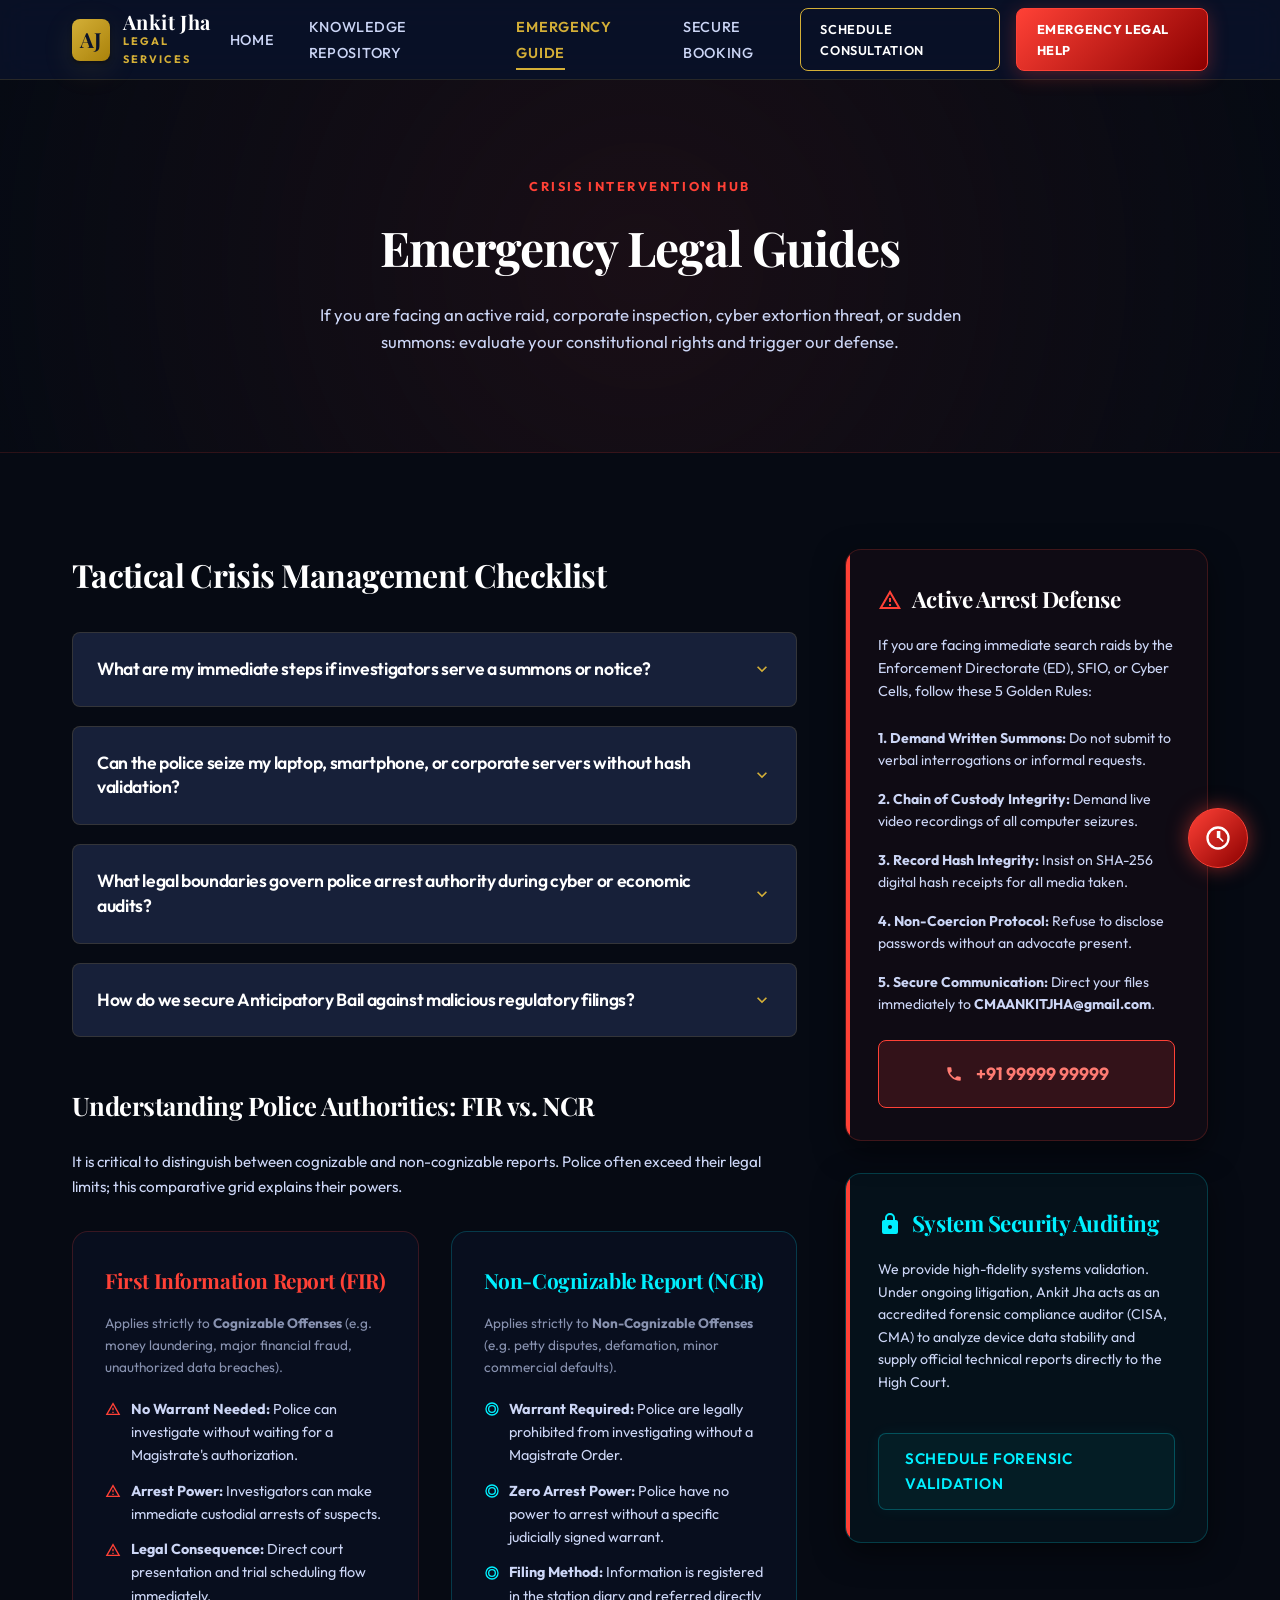
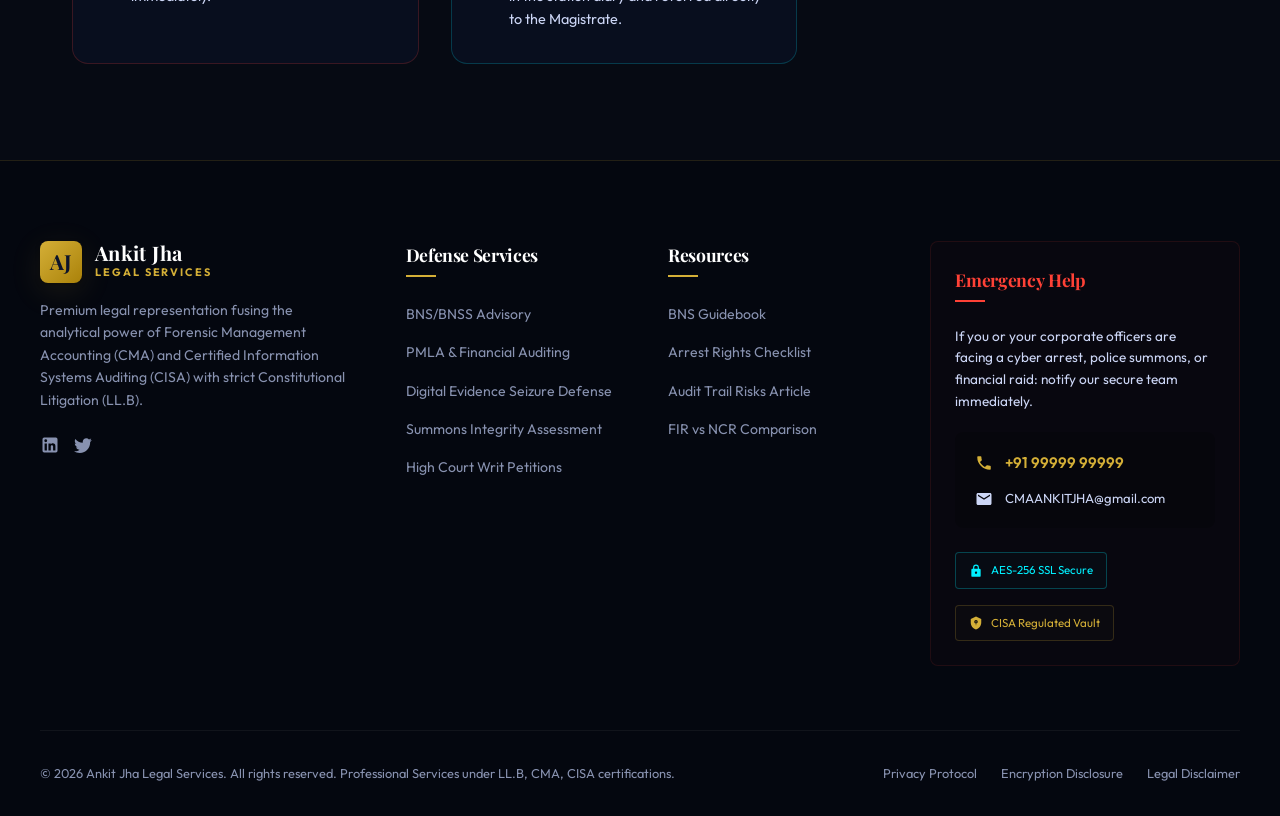
<file: emergency.html>
<!DOCTYPE html>
<html lang="en">
<head>
  <meta charset="UTF-8">
  <meta name="viewport" content="width=device-width, initial-scale=1.0">
  <title>Emergency Client Triage | Ankit Jha Legal Services</title>
  <meta name="description" content="Immediate legal triage and guides for police summons, notices, arrest rights, anticipatory bail, and FIR vs NCR comparisons under BNS/BNSS.">
  <link rel="stylesheet" href="assets/css/variables.css">
  <link rel="stylesheet" href="assets/css/styles.css">
</head>
<body>

  <!-- Floating Emergency Panic Button -->
  <a href="emergency.html" class="floating-panic-button" aria-label="Emergency Legal Help">
    <span class="panic-tooltip">Immediate Help</span>
    <svg viewBox="0 0 24 24"><path d="M12,2A10,10 0 0,0 2,12A10,10 0 0,0 22,12A10,10 0 0,0 12,2M12,4A8,8 0 0,1 20,12A8,8 0 0,1 12,20A8,8 0 0,1 4,12A8,8 0 0,1 12,4M11,6V12H12.5L16,15.5L17,14.5L14,11.5V6H11Z"/></svg>
  </a>

  <!-- Sticky Header -->
  <header class="site-header">
    <div class="header-container">
      <a href="index.html" class="brand">
        <div class="brand-crest">AJ</div>
        <div class="brand-text">
          <span class="brand-name">Ankit Jha</span>
          <span class="brand-subtext">Legal Services</span>
        </div>
      </a>

      <button class="menu-toggle" aria-label="Toggle Navigation">
        <svg viewBox="0 0 24 24" style="width:24px;height:24px;fill:currentColor"><path d="M3,6H21V8H3V6M3,11H21V13H3V11M3,16H21V18H3V16Z"/></svg>
      </button>

      <ul class="nav-menu">
        <li><a href="index.html" class="nav-link">Home</a></li>
        <li><a href="resources.html" class="nav-link">Knowledge Repository</a></li>
        <li><a href="emergency.html" class="nav-link active">Emergency Guide</a></li>
        <li><a href="contact.html" class="nav-link">Secure Booking</a></li>
      </ul>

      <div class="header-cta">
        <a href="contact.html" class="btn btn-outline" style="padding: 0.6rem 1.2rem; font-size: 0.8rem;">Schedule Consultation</a>
        <a href="emergency.html" class="btn btn-emergency" style="padding: 0.6rem 1.2rem; font-size: 0.8rem;">Emergency Legal Help</a>
      </div>
    </div>
  </header>

  <!-- Inner Page Banner -->
  <section class="section-padding" style="background: radial-gradient(circle at 50% 50%, rgba(255, 65, 54, 0.08) 0%, rgba(6, 10, 19, 1) 100%); border-bottom: 1px solid rgba(255, 65, 54, 0.15);">
    <div class="container" style="text-align: center;">
      <span class="section-subtitle" style="color: var(--color-alert-red);">CRISIS INTERVENTION HUB</span>
      <h1 style="font-size: 3rem; margin-bottom: 1rem; font-family: var(--font-serif); color: var(--color-text-white);">Emergency Legal Guides</h1>
      <p style="max-width: 700px; margin: 0 auto; color: var(--color-text-silver); font-size: 1.05rem;">
        If you are facing an active raid, corporate inspection, cyber extortion threat, or sudden summons: evaluate your constitutional rights and trigger our defense.
      </p>
    </div>
  </section>

  <!-- Main Grid Content -->
  <section class="section-padding container">
    <div class="emergency-grid">
      
      <!-- FAQ Accordion (Left Column) -->
      <div>
        <h2 style="font-size: 2rem; margin-bottom: 2rem; font-family: var(--font-serif);">Tactical Crisis Management Checklist</h2>
        
        <div class="faq-wrapper">
          <!-- Accordion Item 1 -->
          <div class="faq-item">
            <button class="faq-question-btn">
              <h4>What are my immediate steps if investigators serve a summons or notice?</h4>
              <svg class="faq-toggle-icon" viewBox="0 0 24 24"><path d="M7.41,8.58L12,13.17L16.59,8.58L18,10L12,16L6,10L7.41,8.58Z"/></svg>
            </button>
            <div class="faq-answer">
              <div class="faq-answer-content">
                <strong>Do not panick or sign blank logs.</strong> Insist on seeing official credentials and a formal signed notice under BNSS. Note that under Section 173/180 of BNSS, you cannot be coerced into immediate confessions. Assert your constitutional right under Article 20(3) of the Indian Constitution (Right against Self-Incrimination) to contact Advocate Ankit Jha. Immediately transmit a photo of the summons document to <strong>CMAANKITJHA@gmail.com</strong> for digital verification.
              </div>
            </div>
          </div>

          <!-- Accordion Item 2 -->
          <div class="faq-item">
            <button class="faq-question-btn">
              <h4>Can the police seize my laptop, smartphone, or corporate servers without hash validation?</h4>
              <svg class="faq-toggle-icon" viewBox="0 0 24 24"><path d="M7.41,8.58L12,13.17L16.59,8.58L18,10L12,16L6,10L7.41,8.58Z"/></svg>
            </button>
            <div class="faq-answer">
              <div class="faq-answer-content">
                <strong>No. Electronic evidence must adhere to a verified chain of custody.</strong> Under Section 94 of the BNSS, investigators must generate a cryptographically valid hash value (such as SHA-256 or MD5) of the storage media <em>at the exact moment of seizure</em>. They must list this hash value in the written seizure memo. Demand this hash receipt immediately. If they refuse or fail, the integrity of the electronic evidence is severely compromised and can be quashed in Court.
              </div>
            </div>
          </div>

          <!-- Accordion Item 3 -->
          <div class="faq-item">
            <button class="faq-question-btn">
              <h4>What legal boundaries govern police arrest authority during cyber or economic audits?</h4>
              <svg class="faq-toggle-icon" viewBox="0 0 24 24"><path d="M7.41,8.58L12,13.17L16.59,8.58L18,10L12,16L6,10L7.41,8.58Z"/></svg>
            </button>
            <div class="faq-answer">
              <div class="faq-answer-content">
                You carry immutable constitutional guarantees:
                <ul style="margin-left: 1.5rem; margin-top: 0.5rem; display: flex; flex-direction: column; gap: 0.4rem;">
                  <li><strong>Notice of arrest:</strong> You must be informed of the exact criminal sections applied.</li>
                  <li><strong>Legal Counsel:</strong> You have a right to consult your attorney from the very first hour.</li>
                  <li><strong>Magistrate Production:</strong> The police must produce you before a Judicial Magistrate within 24 hours of detention.</li>
                  <li><strong>Medical Integrity:</strong> A certified doctor must perform a complete medical assessment immediately.</li>
                </ul>
              </div>
            </div>
          </div>

          <!-- Accordion Item 4 -->
          <div class="faq-item">
            <button class="faq-question-btn">
              <h4>How do we secure Anticipatory Bail against malicious regulatory filings?</h4>
              <svg class="faq-toggle-icon" viewBox="0 0 24 24"><path d="M7.41,8.58L12,13.17L16.59,8.58L18,10L12,16L6,10L7.41,8.58Z"/></svg>
            </button>
            <div class="faq-answer">
              <div class="faq-answer-content">
                Anticipatory Bail under the BNSS acts as a critical preventive shield. When corporate disputes or complex economic offenses spark threats of arbitrary arrests, we construct a detailed petition before the Court of Sessions or the High Court. By fusing <strong>CMA-certified financial audits</strong> showing proper fund routing with a <strong>CISA system log check</strong> verifying clean cyber-compliance patterns, we demonstrate to the Court the absolute lack of criminal intent, securing protective bail orders.
              </div>
            </div>
          </div>
        </div>

        <!-- FIR vs NCR Visual Comparison -->
        <div class="comparison-container">
          <h3 style="font-size: 1.6rem; margin-bottom: 1.5rem; font-family: var(--font-serif); color: var(--color-text-white);">Understanding Police Authorities: FIR vs. NCR</h3>
          <p style="color: var(--color-text-silver); font-size: 0.95rem; margin-bottom: 2rem;">It is critical to distinguish between cognizable and non-cognizable reports. Police often exceed their legal limits; this comparative grid explains their powers.</p>
          
          <div class="comparison-grid">
            <!-- FIR Box -->
            <div class="comparison-box fir-box">
              <h4>First Information Report (FIR)</h4>
              <p style="font-size: 0.85rem; color: var(--color-text-muted); margin-bottom: 1.2rem;">Applies strictly to <strong>Cognizable Offenses</strong> (e.g. money laundering, major financial fraud, unauthorized data breaches).</p>
              <ul class="comparison-list">
                <li>
                  <svg viewBox="0 0 24 24"><path d="M12,2L1,21H23L12,2M12,6L19.53,19H4.47L12,6M11,10V14H13V10H11M11,16V18H13V16H11Z"/></svg>
                  <span><strong>No Warrant Needed:</strong> Police can investigate without waiting for a Magistrate's authorization.</span>
                </li>
                <li>
                  <svg viewBox="0 0 24 24"><path d="M12,2L1,21H23L12,2M12,6L19.53,19H4.47L12,6M11,10V14H13V10H11M11,16V18H13V16H11Z"/></svg>
                  <span><strong>Arrest Power:</strong> Investigators can make immediate custodial arrests of suspects.</span>
                </li>
                <li>
                  <svg viewBox="0 0 24 24"><path d="M12,2L1,21H23L12,2M12,6L19.53,19H4.47L12,6M11,10V14H13V10H11M11,16V18H13V16H11Z"/></svg>
                  <span><strong>Legal Consequence:</strong> Direct court presentation and trial scheduling flow immediately.</span>
                </li>
              </ul>
            </div>

            <!-- NCR Box -->
            <div class="comparison-box ncr-box">
              <h4>Non-Cognizable Report (NCR)</h4>
              <p style="font-size: 0.85rem; color: var(--color-text-muted); margin-bottom: 1.2rem;">Applies strictly to <strong>Non-Cognizable Offenses</strong> (e.g. petty disputes, defamation, minor commercial defaults).</p>
              <ul class="comparison-list">
                <li>
                  <svg viewBox="0 0 24 24"><path d="M12,2A10,10 0 0,0 2,12A10,10 0 0,0 12,22A10,10 0 0,0 22,12A10,10 0 0,0 12,2M12,4A8,8 0 0,1 20,12A8,8 0 0,1 12,20A8,8 0 0,1 4,12A8,8 0 0,1 12,4M12,6A6,6 0 0,0 6,12A6,6 0 0,0 12,18A6,6 0 0,0 18,12A6,6 0 0,0 12,6M12,8A4,4 0 0,1 16,12A4,4 0 0,1 12,16A4,4 0 0,1 8,12A4,4 0 0,1 12,8Z"/></svg>
                  <span><strong>Warrant Required:</strong> Police are legally prohibited from investigating without a Magistrate Order.</span>
                </li>
                <li>
                  <svg viewBox="0 0 24 24"><path d="M12,2A10,10 0 0,0 2,12A10,10 0 0,0 12,22A10,10 0 0,0 22,12A10,10 0 0,0 12,2M12,4A8,8 0 0,1 20,12A8,8 0 0,1 12,20A8,8 0 0,1 4,12A8,8 0 0,1 12,4M12,6A6,6 0 0,0 6,12A6,6 0 0,0 12,18A6,6 0 0,0 18,12A6,6 0 0,0 12,6M12,8A4,4 0 0,1 16,12A4,4 0 0,1 12,16A4,4 0 0,1 8,12A4,4 0 0,1 12,8Z"/></svg>
                  <span><strong>Zero Arrest Power:</strong> Police have no power to arrest without a specific judicially signed warrant.</span>
                </li>
                <li>
                  <svg viewBox="0 0 24 24"><path d="M12,2A10,10 0 0,0 2,12A10,10 0 0,0 12,22A10,10 0 0,0 22,12A10,10 0 0,0 12,2M12,4A8,8 0 0,1 20,12A8,8 0 0,1 12,20A8,8 0 0,1 4,12A8,8 0 0,1 12,4M12,6A6,6 0 0,0 6,12A6,6 0 0,0 12,18A6,6 0 0,0 18,12A6,6 0 0,0 12,6M12,8A4,4 0 0,1 16,12A4,4 0 0,1 12,16A4,4 0 0,1 8,12A4,4 0 0,1 12,8Z"/></svg>
                  <span><strong>Filing Method:</strong> Information is registered in the station diary and referred directly to the Magistrate.</span>
                </li>
              </ul>
            </div>
          </div>
        </div>

      </div>

      <!-- Sidebar (Right Column) -->
      <div class="emergency-sidebar">
        <div class="emergency-sidebar-card">
          <h3>
            <svg viewBox="0 0 24 24"><path d="M12,2L1,21H23L12,2M12,6L19.53,19H4.47L12,6M11,10V14H13V10H11M11,16V18H13V16H11Z"/></svg>
            Active Arrest Defense
          </h3>
          <p>If you are facing immediate search raids by the Enforcement Directorate (ED), SFIO, or Cyber Cells, follow these 5 Golden Rules:</p>
          <ul style="list-style:none; display:flex; flex-direction:column; gap: 1rem; font-size:0.88rem; margin-bottom: 1.5rem;">
            <li><strong>1. Demand Written Summons:</strong> Do not submit to verbal interrogations or informal requests.</li>
            <li><strong>2. Chain of Custody Integrity:</strong> Demand live video recordings of all computer seizures.</li>
            <li><strong>3. Record Hash Integrity:</strong> Insist on SHA-256 digital hash receipts for all media taken.</li>
            <li><strong>4. Non-Coercion Protocol:</strong> Refuse to disclose passwords without an advocate present.</li>
            <li><strong>5. Secure Communication:</strong> Direct your files immediately to <strong>CMAANKITJHA@gmail.com</strong>.</li>
          </ul>
          <div class="emergency-contact-box" style="background: rgba(255,65,54,0.15); border: 1px solid var(--color-alert-red);">
            <div class="emergency-contact-item" style="color: #FF7B72; font-weight: bold; font-size: 1.1rem; justify-content: center;">
              <svg viewBox="0 0 24 24"><path d="M6.62,10.79C8.06,13.62 10.38,15.94 13.21,17.38L15.41,15.18C15.69,14.9 16.08,14.82 16.43,14.93C17.55,15.3 18.75,15.5 20,15.5A1,1 0 0,1 21,16.5V20A1,1 0 0,1 20,21A17,17 0 0,1 3,4A1,1 0 0,1 4,3H7.5A1,1 0 0,1 8.5,4C8.5,5.25 8.7,6.45 9.07,7.57C9.18,7.92 9.1,8.31 8.82,8.59L6.62,10.79Z"/></svg>
              <span>+91 99999 99999</span>
            </div>
          </div>
        </div>

        <div class="emergency-sidebar-card" style="background: rgba(0, 240, 255, 0.03); border-color: rgba(0, 240, 255, 0.2);">
          <h3 style="color: var(--color-cyber-cyan);">
            <svg viewBox="0 0 24 24" style="fill: var(--color-cyber-cyan);"><path d="M12,17A2,2 0 0,0 14,15C14,13.89 13.1,13 12,13A2,2 0 0,0 10,15A2,2 0 0,0 12,17M18,8A2,2 0 0,1 20,10V20A2,2 0 0,1 18,22H6A2,2 0 0,1 4,20V10C4,8.89 4.9,8 6,8H7V6A5,5 0 0,1 12,1A5,5 0 0,1 17,6V8H18M12,3A3,3 0 0,0 9,6V8H15V6A3,3 0 0,0 12,3Z"/></svg>
            System Security Auditing
          </h3>
          <p style="font-size: 0.88rem;">We provide high-fidelity systems validation. Under ongoing litigation, Ankit Jha acts as an accredited forensic compliance auditor (CISA, CMA) to analyze device data stability and supply official technical reports directly to the High Court.</p>
          <a href="contact.html" class="btn btn-cyber" style="width: 100%; margin-top: 1rem;">Schedule Forensic Validation</a>
        </div>
      </div>

    </div>
  </section>

  <!-- Premium Footer -->
  <footer class="site-footer">
    <div class="footer-grid">
      <div class="footer-col footer-about">
        <a href="index.html" class="brand">
          <div class="brand-crest">AJ</div>
          <div class="brand-text">
            <span class="brand-name">Ankit Jha</span>
            <span class="brand-subtext">Legal Services</span>
          </div>
        </a>
        <p>Premium legal representation fusing the analytical power of Forensic Management Accounting (CMA) and Certified Information Systems Auditing (CISA) with strict Constitutional Litigation (LL.B).</p>
        <div style="display:flex; gap: 0.8rem;">
          <a href="#" style="color:var(--color-text-muted);"><svg style="width:20px;height:20px;fill:currentColor" viewBox="0 0 24 24"><path d="M19,3A2,2 0 0,1 21,5V19A2,2 0 0,1 19,21H5A2,2 0 0,1 3,19V5A2,2 0 0,1 5,3H19M18.5,18.5V13.2A3.26,3.26 0 0,0 15.24,9.94C14.39,9.94 13.4,10.46 12.92,11.24V10.13H10.13V18.5H12.92V13.57C12.92,12.8 13.54,12.17 14.31,12.17A1.4,1.4 0 0,1 15.71,13.57V18.5H18.5M6.88,8.56A1.68,1.68 0 0,0 8.56,6.88C8.56,5.95 7.81,5.2 6.88,5.2A1.68,1.68 0 0,0 5.2,6.88C5.2,7.81 5.95,8.56 6.88,8.56M8.27,18.5V10.13H5.5V18.5H8.27Z"/></svg></a>
          <a href="#" style="color:var(--color-text-muted);"><svg style="width:20px;height:20px;fill:currentColor" viewBox="0 0 24 24"><path d="M22.46,6C21.69,6.35 20.86,6.58 20,6.69C20.88,6.16 21.56,5.32 21.88,4.31C21.05,4.81 20.13,5.16 19.16,5.36C18.37,4.5 17.26,4 16,4C13.59,4 11.64,5.95 11.64,8.35C11.64,8.7 11.69,9.03 11.76,9.36C8.14,9.18 4.93,7.44 2.78,4.8C2.39,5.47 2.17,6.25 2.17,7.08C2.17,8.6 2.94,9.95 4.12,10.74C3.4,10.72 2.73,10.53 2.16,10.21C2.16,10.22 2.16,10.24 2.16,10.27C2.16,12.4 3.67,14.18 5.67,14.58C5.3,14.68 4.91,14.73 4.51,14.73C4.23,14.73 3.96,14.7 3.69,14.65C4.25,16.39 5.86,17.66 7.78,17.7C6.28,18.87 4.39,19.57 2.33,19.57C1.98,19.57 1.63,19.55 1.29,19.51C3.24,20.77 5.55,21.5 8.05,21.5C16.17,21.5 20.61,14.78 20.61,8.94C20.61,8.75 20.61,8.56 20.6,8.37C21.46,7.75 22.2,6.93 22.46,6Z"/></svg></a>
        </div>
      </div>

      <div class="footer-col">
        <h4>Defense Services</h4>
        <ul class="footer-links">
          <li><a href="contact.html">BNS/BNSS Advisory</a></li>
          <li><a href="contact.html">PMLA & Financial Auditing</a></li>
          <li><a href="contact.html">Digital Evidence Seizure Defense</a></li>
          <li><a href="contact.html">Summons Integrity Assessment</a></li>
          <li><a href="contact.html">High Court Writ Petitions</a></li>
        </ul>
      </div>

      <div class="footer-col">
        <h4>Resources</h4>
        <ul class="footer-links">
          <li><a href="resources.html">BNS Guidebook</a></li>
          <li><a href="emergency.html">Arrest Rights Checklist</a></li>
          <li><a href="resources.html">Audit Trail Risks Article</a></li>
          <li><a href="emergency.html">FIR vs NCR Comparison</a></li>
        </ul>
      </div>

      <div class="footer-col footer-emergency-col">
        <h4>Emergency Help</h4>
        <p>If you or your corporate officers are facing a cyber arrest, police summons, or financial raid: notify our secure team immediately.</p>
        <div class="emergency-contact-box">
          <div class="emergency-contact-item gold">
            <svg viewBox="0 0 24 24"><path d="M6.62,10.79C8.06,13.62 10.38,15.94 13.21,17.38L15.41,15.18C15.69,14.9 16.08,14.82 16.43,14.93C17.55,15.3 18.75,15.5 20,15.5A1,1 0 0,1 21,16.5V20A1,1 0 0,1 20,21A17,17 0 0,1 3,4A1,1 0 0,1 4,3H7.5A1,1 0 0,1 8.5,4C8.5,5.25 8.7,6.45 9.07,7.57C9.18,7.92 9.1,8.31 8.82,8.59L6.62,10.79Z"/></svg>
            <span>+91 99999 99999</span>
          </div>
          <div class="emergency-contact-item" style="font-size:0.82rem;">
            <svg viewBox="0 0 24 24"><path d="M20,4H4C2.89,4 2,4.89 2,6V18C2,19.1 2.89,20 4,20H20C21.1,20 22,19.1 22,18V6C22,4.89 21.1,4 20,4M20,8L12,13L4,8V6L12,11L20,6V8Z"/></svg>
            <a href="mailto:CMAANKITJHA@gmail.com" style="color:inherit; word-break: break-all;">CMAANKITJHA@gmail.com</a>
          </div>
        </div>
        
        <!-- Trust Badge Seals -->
        <div class="security-seals">
          <div class="security-seal-badge cyber">
            <svg viewBox="0 0 24 24"><path d="M12,17A2,2 0 0,0 14,15C14,13.89 13.1,13 12,13A2,2 0 0,0 10,15A2,2 0 0,0 12,17M18,8A2,2 0 0,1 20,10V20A2,2 0 0,1 18,22H6A2,2 0 0,1 4,20V10C4,8.89 4.9,8 6,8H7V6A5,5 0 0,1 12,1A5,5 0 0,1 17,6V8H18M12,3A3,3 0 0,0 9,6V8H15V6A3,3 0 0,0 12,3Z"/></svg>
            <span>AES-256 SSL Secure</span>
          </div>
          <div class="security-seal-badge cisa">
            <svg viewBox="0 0 24 24"><path d="M12,1L3,5V11C3,16.55 6.84,21.74 12,23C17.16,21.74 21,16.55 21,11V5L12,1M12,7A3,3 0 0,1 15,10C15,11.5 13.8,12.7 12.3,12.9V16H11.7V12.9C10.2,12.7 9,11.5 9,10A3,3 0 0,1 12,7M12,9A1,1 0 0,0 11,10A1,1 0 0,0 12,11A1,1 0 0,0 13,10A1,1 0 0,0 12,9Z"/></svg>
            <span>CISA Regulated Vault</span>
          </div>
        </div>
      </div>
    </div>

    <div class="footer-bottom">
      <p>&copy; 2026 Ankit Jha Legal Services. All rights reserved. Professional Services under LL.B, CMA, CISA certifications.</p>
      <div class="footer-bottom-links">
        <a href="#">Privacy Protocol</a>
        <a href="#">Encryption Disclosure</a>
        <a href="#">Legal Disclaimer</a>
      </div>
    </div>
  </footer>

  <script src="assets/js/main.js"></script>
</body>
</html>
</file>
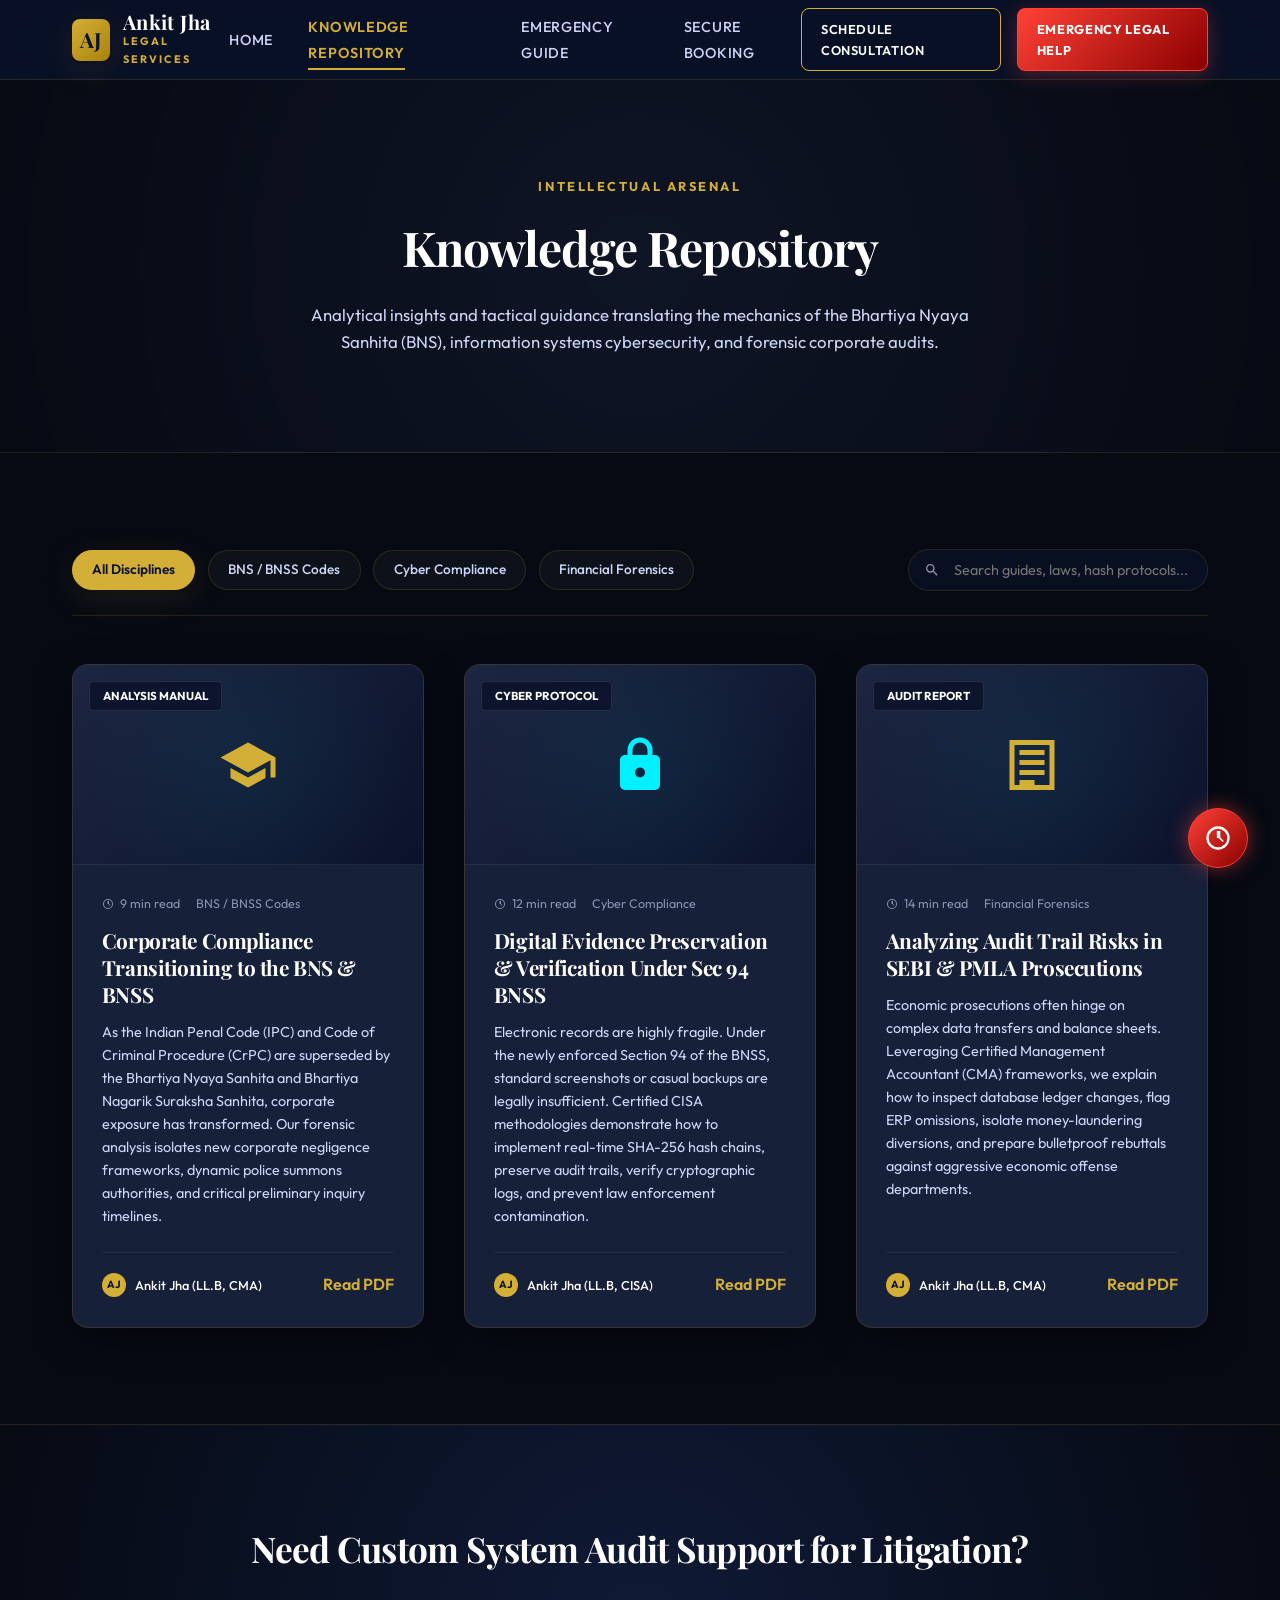
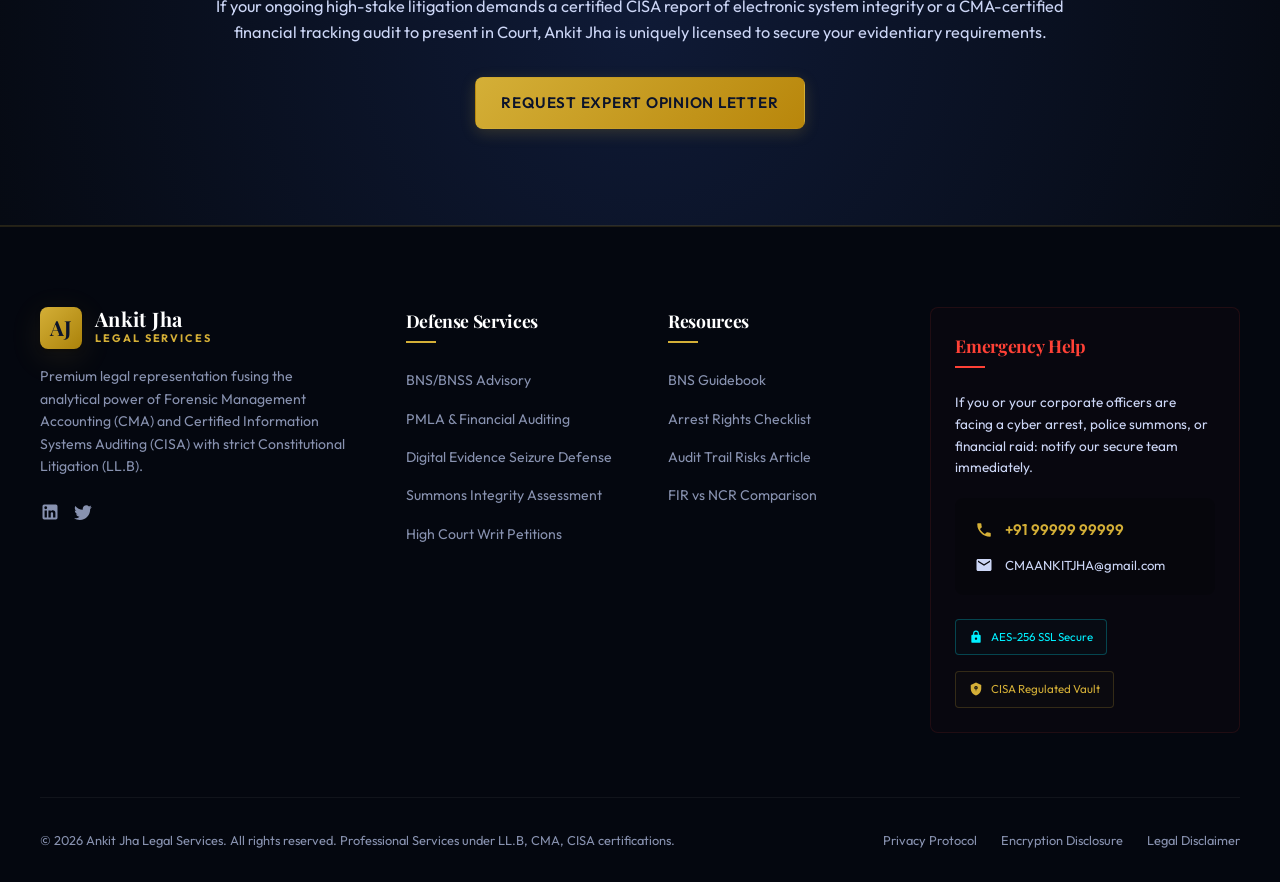
<file: resources.html>
<!DOCTYPE html>
<html lang="en">
<head>
  <meta charset="UTF-8">
  <meta name="viewport" content="width=device-width, initial-scale=1.0">
  <title>Knowledge Repository | Ankit Jha Legal Services</title>
  <meta name="description" content="Deep legal guides, white papers, and articles on the new BNS/BNSS, digital evidence preservation protocols, and corporate audit trails by Ankit Jha (LL.B, CMA, CISA).">
  <link rel="stylesheet" href="assets/css/variables.css">
  <link rel="stylesheet" href="assets/css/styles.css">
</head>
<body>

  <!-- Floating Emergency Panic Button -->
  <a href="emergency.html" class="floating-panic-button" aria-label="Emergency Legal Help">
    <span class="panic-tooltip">Immediate Help</span>
    <svg viewBox="0 0 24 24"><path d="M12,2A10,10 0 0,0 2,12A10,10 0 0,0 22,12A10,10 0 0,0 12,2M12,4A8,8 0 0,1 20,12A8,8 0 0,1 12,20A8,8 0 0,1 4,12A8,8 0 0,1 12,4M11,6V12H12.5L16,15.5L17,14.5L14,11.5V6H11Z"/></svg>
  </a>

  <!-- Sticky Header -->
  <header class="site-header">
    <div class="header-container">
      <a href="index.html" class="brand">
        <div class="brand-crest">AJ</div>
        <div class="brand-text">
          <span class="brand-name">Ankit Jha</span>
          <span class="brand-subtext">Legal Services</span>
        </div>
      </a>

      <button class="menu-toggle" aria-label="Toggle Navigation">
        <svg viewBox="0 0 24 24" style="width:24px;height:24px;fill:currentColor"><path d="M3,6H21V8H3V6M3,11H21V13H3V11M3,16H21V18H3V16Z"/></svg>
      </button>

      <ul class="nav-menu">
        <li><a href="index.html" class="nav-link">Home</a></li>
        <li><a href="resources.html" class="nav-link active">Knowledge Repository</a></li>
        <li><a href="emergency.html" class="nav-link">Emergency Guide</a></li>
        <li><a href="contact.html" class="nav-link">Secure Booking</a></li>
      </ul>

      <div class="header-cta">
        <a href="contact.html" class="btn btn-outline" style="padding: 0.6rem 1.2rem; font-size: 0.8rem;">Schedule Consultation</a>
        <a href="emergency.html" class="btn btn-emergency" style="padding: 0.6rem 1.2rem; font-size: 0.8rem;">Emergency Legal Help</a>
      </div>
    </div>
  </header>

  <!-- Inner Page Banner -->
  <section class="section-padding" style="background: radial-gradient(circle at 50% 50%, rgba(28, 37, 65, 0.4) 0%, rgba(6, 10, 19, 1) 100%); border-bottom: 1px solid var(--color-border-glass);">
    <div class="container" style="text-align: center;">
      <span class="section-subtitle">Intellectual Arsenal</span>
      <h1 style="font-size: 3rem; margin-bottom: 1rem; font-family: var(--font-serif); color: var(--color-text-white);">Knowledge Repository</h1>
      <p style="max-width: 700px; margin: 0 auto; color: var(--color-text-silver); font-size: 1.05rem;">
        Analytical insights and tactical guidance translating the mechanics of the Bhartiya Nyaya Sanhita (BNS), information systems cybersecurity, and forensic corporate audits.
      </p>
    </div>
  </section>

  <!-- Main Resources Content -->
  <section class="section-padding container">
    
    <!-- Filter controls -->
    <div class="resources-controls">
      <div class="category-tags">
        <span class="category-tag active" data-category="All">All Disciplines</span>
        <span class="category-tag" data-category="BNS/BNSS">BNS / BNSS Codes</span>
        <span class="category-tag cyber-tag" data-category="Cyber">Cyber Compliance</span>
        <span class="category-tag" data-category="Financial">Financial Forensics</span>
      </div>

      <div class="resource-search-wrapper">
        <svg class="resource-search-icon" viewBox="0 0 24 24" style="width: 16px; height: 16px; fill: var(--color-text-muted);"><path d="M9.5,3A6.5,6.5 0 0,1 16,9.5C16,11.11 15.41,12.59 14.44,13.73L14.71,14H15.5L20.5,19L19,20.5L14,15.5V14.71L13.73,14.44C12.59,15.41 11.11,16 9.5,16A6.5,6.5 0 0,1 3,9.5A6.5,6.5 0 0,1 9.5,3M9.5,5C7,5 5,7 5,9.5C5,12 7,14 9.5,14C12,14 14,12 14,9.5C14,7 12,5 9.5,5Z"/></svg>
        <input type="text" class="resource-search-input" placeholder="Search guides, laws, hash protocols...">
      </div>
    </div>

    <!-- Repository Cards Grid -->
    <div class="resources-grid">
      <!-- Guide 1 -->
      <div class="resource-card" data-category="BNS/BNSS">
        <div class="resource-cover">
          <span class="resource-badge">Analysis Manual</span>
          <svg class="resource-cover-icon" viewBox="0 0 24 24" style="width:60px; height:60px; fill:currentColor"><path d="M12 3L1 9L12 15L21 10.09V17H23V9M5 13.18V17.18L12 21L19 17.18V13.18L12 17L5 13.18Z"/></svg>
        </div>
        <div class="resource-body">
          <div class="resource-meta">
            <span class="resource-meta-item">
              <svg viewBox="0 0 24 24"><path d="M12,2A10,10 0 0,0 2,12A10,10 0 0,0 12,22A10,10 0 0,0 22,12A10,10 0 0,0 12,2M12,4A8,8 0 0,1 20,12A8,8 0 0,1 12,20A8,8 0 0,1 4,12A8,8 0 0,1 12,4M11,6V12H12.5L16,15.5L17,14.5L14,11.5V6H11Z"/></svg>
              9 min read
            </span>
            <span class="resource-meta-item">BNS / BNSS Codes</span>
          </div>
          <h3 class="resource-title">Corporate Compliance Transitioning to the BNS & BNSS</h3>
          <p class="resource-excerpt">
            As the Indian Penal Code (IPC) and Code of Criminal Procedure (CrPC) are superseded by the Bhartiya Nyaya Sanhita and Bhartiya Nagarik Suraksha Sanhita, corporate exposure has transformed. Our forensic analysis isolates new corporate negligence frameworks, dynamic police summons authorities, and critical preliminary inquiry timelines.
          </p>
          <div class="resource-footer">
            <div class="resource-author">
              <div class="resource-author-avatar">AJ</div>
              <span>Ankit Jha (LL.B, CMA)</span>
            </div>
            <a href="contact.html" class="judgment-readmore">Read PDF</a>
          </div>
        </div>
      </div>

      <!-- Guide 2 -->
      <div class="resource-card" data-category="Cyber">
        <div class="resource-cover">
          <span class="resource-badge">Cyber Protocol</span>
          <svg class="resource-cover-icon cyber-accent" viewBox="0 0 24 24" style="width:60px; height:60px; fill:currentColor"><path d="M12,17A2,2 0 0,0 14,15C14,13.89 13.1,13 12,13A2,2 0 0,0 10,15A2,2 0 0,0 12,17M18,8A2,2 0 0,1 20,10V20A2,2 0 0,1 18,22H6A2,2 0 0,1 4,20V10C4,8.89 4.9,8 6,8H7V6A5,5 0 0,1 12,1A5,5 0 0,1 17,6V8H18M12,3A3,3 0 0,0 9,6V8H15V6A3,3 0 0,0 12,3Z"/></svg>
        </div>
        <div class="resource-body">
          <div class="resource-meta">
            <span class="resource-meta-item">
              <svg viewBox="0 0 24 24"><path d="M12,2A10,10 0 0,0 2,12A10,10 0 0,0 12,22A10,10 0 0,0 22,12A10,10 0 0,0 12,2M12,4A8,8 0 0,1 20,12A8,8 0 0,1 12,20A8,8 0 0,1 4,12A8,8 0 0,1 12,4M11,6V12H12.5L16,15.5L17,14.5L14,11.5V6H11Z"/></svg>
              12 min read
            </span>
            <span class="resource-meta-item">Cyber Compliance</span>
          </div>
          <h3 class="resource-title">Digital Evidence Preservation & Verification Under Sec 94 BNSS</h3>
          <p class="resource-excerpt">
            Electronic records are highly fragile. Under the newly enforced Section 94 of the BNSS, standard screenshots or casual backups are legally insufficient. Certified CISA methodologies demonstrate how to implement real-time SHA-256 hash chains, preserve audit trails, verify cryptographic logs, and prevent law enforcement contamination.
          </p>
          <div class="resource-footer">
            <div class="resource-author">
              <div class="resource-author-avatar">AJ</div>
              <span>Ankit Jha (LL.B, CISA)</span>
            </div>
            <a href="contact.html" class="judgment-readmore">Read PDF</a>
          </div>
        </div>
      </div>

      <!-- Guide 3 -->
      <div class="resource-card" data-category="Financial">
        <div class="resource-cover">
          <span class="resource-badge">Audit Report</span>
          <svg class="resource-cover-icon" viewBox="0 0 24 24" style="width:60px; height:60px; fill:currentColor"><path d="M3,22V2H21V22H3M5,4V20H19V4H5M7,6H17V8H7V6M7,10H17V12H7V10M7,14H17V16H7V14M7,18H13V20H7V18Z"/></svg>
        </div>
        <div class="resource-body">
          <div class="resource-meta">
            <span class="resource-meta-item">
              <svg viewBox="0 0 24 24"><path d="M12,2A10,10 0 0,0 2,12A10,10 0 0,0 12,22A10,10 0 0,0 22,12A10,10 0 0,0 12,2M12,4A8,8 0 0,1 20,12A8,8 0 0,1 12,20A8,8 0 0,1 4,12A8,8 0 0,1 12,4M11,6V12H12.5L16,15.5L17,14.5L14,11.5V6H11Z"/></svg>
              14 min read
            </span>
            <span class="resource-meta-item">Financial Forensics</span>
          </div>
          <h3 class="resource-title">Analyzing Audit Trail Risks in SEBI & PMLA Prosecutions</h3>
          <p class="resource-excerpt">
            Economic prosecutions often hinge on complex data transfers and balance sheets. Leveraging Certified Management Accountant (CMA) frameworks, we explain how to inspect database ledger changes, flag ERP omissions, isolate money-laundering diversions, and prepare bulletproof rebuttals against aggressive economic offense departments.
          </p>
          <div class="resource-footer">
            <div class="resource-author">
              <div class="resource-author-avatar">AJ</div>
              <span>Ankit Jha (LL.B, CMA)</span>
            </div>
            <a href="contact.html" class="judgment-readmore">Read PDF</a>
          </div>
        </div>
      </div>
    </div>
  </section>

  <!-- High-End Advisory Banner -->
  <section class="section-padding" style="background: radial-gradient(circle, #0F1A36 0%, #060A13 100%); border-top: 1px solid var(--color-border-glass); border-bottom: 1px solid var(--color-border-glass);">
    <div class="container" style="max-width: 900px; text-align: center;">
      <h2 style="font-size: 2.2rem; margin-bottom: 1rem; font-family: var(--font-serif);">Need Custom System Audit Support for Litigation?</h2>
      <p style="color: var(--color-text-silver); font-size: 1.02rem; margin-bottom: 2rem; line-height: 1.6;">
        If your ongoing high-stake litigation demands a certified CISA report of electronic system integrity or a CMA-certified financial tracking audit to present in Court, Ankit Jha is uniquely licensed to secure your evidentiary requirements.
      </p>
      <a href="contact.html" class="btn btn-gold">Request Expert Opinion Letter</a>
    </div>
  </section>

  <!-- Premium Footer -->
  <footer class="site-footer">
    <div class="footer-grid">
      <div class="footer-col footer-about">
        <a href="index.html" class="brand">
          <div class="brand-crest">AJ</div>
          <div class="brand-text">
            <span class="brand-name">Ankit Jha</span>
            <span class="brand-subtext">Legal Services</span>
          </div>
        </a>
        <p>Premium legal representation fusing the analytical power of Forensic Management Accounting (CMA) and Certified Information Systems Auditing (CISA) with strict Constitutional Litigation (LL.B).</p>
        <div style="display:flex; gap: 0.8rem;">
          <a href="#" style="color:var(--color-text-muted);"><svg style="width:20px;height:20px;fill:currentColor" viewBox="0 0 24 24"><path d="M19,3A2,2 0 0,1 21,5V19A2,2 0 0,1 19,21H5A2,2 0 0,1 3,19V5A2,2 0 0,1 5,3H19M18.5,18.5V13.2A3.26,3.26 0 0,0 15.24,9.94C14.39,9.94 13.4,10.46 12.92,11.24V10.13H10.13V18.5H12.92V13.57C12.92,12.8 13.54,12.17 14.31,12.17A1.4,1.4 0 0,1 15.71,13.57V18.5H18.5M6.88,8.56A1.68,1.68 0 0,0 8.56,6.88C8.56,5.95 7.81,5.2 6.88,5.2A1.68,1.68 0 0,0 5.2,6.88C5.2,7.81 5.95,8.56 6.88,8.56M8.27,18.5V10.13H5.5V18.5H8.27Z"/></svg></a>
          <a href="#" style="color:var(--color-text-muted);"><svg style="width:20px;height:20px;fill:currentColor" viewBox="0 0 24 24"><path d="M22.46,6C21.69,6.35 20.86,6.58 20,6.69C20.88,6.16 21.56,5.32 21.88,4.31C21.05,4.81 20.13,5.16 19.16,5.36C18.37,4.5 17.26,4 16,4C13.59,4 11.64,5.95 11.64,8.35C11.64,8.7 11.69,9.03 11.76,9.36C8.14,9.18 4.93,7.44 2.78,4.8C2.39,5.47 2.17,6.25 2.17,7.08C2.17,8.6 2.94,9.95 4.12,10.74C3.4,10.72 2.73,10.53 2.16,10.21C2.16,10.22 2.16,10.24 2.16,10.27C2.16,12.4 3.67,14.18 5.67,14.58C5.3,14.68 4.91,14.73 4.51,14.73C4.23,14.73 3.96,14.7 3.69,14.65C4.25,16.39 5.86,17.66 7.78,17.7C6.28,18.87 4.39,19.57 2.33,19.57C1.98,19.57 1.63,19.55 1.29,19.51C3.24,20.77 5.55,21.5 8.05,21.5C16.17,21.5 20.61,14.78 20.61,8.94C20.61,8.75 20.61,8.56 20.6,8.37C21.46,7.75 22.2,6.93 22.46,6Z"/></svg></a>
        </div>
      </div>

      <div class="footer-col">
        <h4>Defense Services</h4>
        <ul class="footer-links">
          <li><a href="contact.html">BNS/BNSS Advisory</a></li>
          <li><a href="contact.html">PMLA & Financial Auditing</a></li>
          <li><a href="contact.html">Digital Evidence Seizure Defense</a></li>
          <li><a href="contact.html">Summons Integrity Assessment</a></li>
          <li><a href="contact.html">High Court Writ Petitions</a></li>
        </ul>
      </div>

      <div class="footer-col">
        <h4>Resources</h4>
        <ul class="footer-links">
          <li><a href="resources.html">BNS Guidebook</a></li>
          <li><a href="emergency.html">Arrest Rights Checklist</a></li>
          <li><a href="resources.html">Audit Trail Risks Article</a></li>
          <li><a href="emergency.html">FIR vs NCR Comparison</a></li>
        </ul>
      </div>

      <div class="footer-col footer-emergency-col">
        <h4>Emergency Help</h4>
        <p>If you or your corporate officers are facing a cyber arrest, police summons, or financial raid: notify our secure team immediately.</p>
        <div class="emergency-contact-box">
          <div class="emergency-contact-item gold">
            <svg viewBox="0 0 24 24"><path d="M6.62,10.79C8.06,13.62 10.38,15.94 13.21,17.38L15.41,15.18C15.69,14.9 16.08,14.82 16.43,14.93C17.55,15.3 18.75,15.5 20,15.5A1,1 0 0,1 21,16.5V20A1,1 0 0,1 20,21A17,17 0 0,1 3,4A1,1 0 0,1 4,3H7.5A1,1 0 0,1 8.5,4C8.5,5.25 8.7,6.45 9.07,7.57C9.18,7.92 9.1,8.31 8.82,8.59L6.62,10.79Z"/></svg>
            <span>+91 99999 99999</span>
          </div>
          <div class="emergency-contact-item" style="font-size:0.82rem;">
            <svg viewBox="0 0 24 24"><path d="M20,4H4C2.89,4 2,4.89 2,6V18C2,19.1 2.89,20 4,20H20C21.1,20 22,19.1 22,18V6C22,4.89 21.1,4 20,4M20,8L12,13L4,8V6L12,11L20,6V8Z"/></svg>
            <a href="mailto:CMAANKITJHA@gmail.com" style="color:inherit; word-break: break-all;">CMAANKITJHA@gmail.com</a>
          </div>
        </div>
        
        <!-- Trust Badge Seals -->
        <div class="security-seals">
          <div class="security-seal-badge cyber">
            <svg viewBox="0 0 24 24"><path d="M12,17A2,2 0 0,0 14,15C14,13.89 13.1,13 12,13A2,2 0 0,0 10,15A2,2 0 0,0 12,17M18,8A2,2 0 0,1 20,10V20A2,2 0 0,1 18,22H6A2,2 0 0,1 4,20V10C4,8.89 4.9,8 6,8H7V6A5,5 0 0,1 12,1A5,5 0 0,1 17,6V8H18M12,3A3,3 0 0,0 9,6V8H15V6A3,3 0 0,0 12,3Z"/></svg>
            <span>AES-256 SSL Secure</span>
          </div>
          <div class="security-seal-badge cisa">
            <svg viewBox="0 0 24 24"><path d="M12,1L3,5V11C3,16.55 6.84,21.74 12,23C17.16,21.74 21,16.55 21,11V5L12,1M12,7A3,3 0 0,1 15,10C15,11.5 13.8,12.7 12.3,12.9V16H11.7V12.9C10.2,12.7 9,11.5 9,10A3,3 0 0,1 12,7M12,9A1,1 0 0,0 11,10A1,1 0 0,0 12,11A1,1 0 0,0 13,10A1,1 0 0,0 12,9Z"/></svg>
            <span>CISA Regulated Vault</span>
          </div>
        </div>
      </div>
    </div>

    <div class="footer-bottom">
      <p>&copy; 2026 Ankit Jha Legal Services. All rights reserved. Professional Services under LL.B, CMA, CISA certifications.</p>
      <div class="footer-bottom-links">
        <a href="#">Privacy Protocol</a>
        <a href="#">Encryption Disclosure</a>
        <a href="#">Legal Disclaimer</a>
      </div>
    </div>
  </footer>

  <script src="assets/js/main.js"></script>
</body>
</html>
</file>
<file: assets/css/variables.css>
/* 
  Ankit Jha Legal Services - Visual Design Tokens
  Premium Typography, Colors, Blurs, and Animation Curves
*/

@import url('https://fonts.googleapis.com/css2?family=Outfit:wght@300;400;500;600;700;800&family=Playfair+Display:ital,wght@0,400;0,600;0,700;0,800;1,400&display=swap');

:root {
  /* Color Palette - Midnight Slate, Rich Gold, and Cyber Cyan */
  --color-primary: #0B132B;       /* Deepest midnight slate */
  --color-secondary: #1C2541;     /* Rich card/surface navy slate */
  --color-tertiary: #3A506B;      /* Medium slate accent blue */
  
  --color-gold: #D4AF37;          /* Premium rich metallic gold */
  --color-gold-hover: #AA820A;    /* Deep gold for hovers */
  --color-gold-glow: rgba(212, 175, 55, 0.25);
  
  --color-cyber-cyan: #00F0FF;    /* Neon electric cyber cyan (CISA/Cyber compliance) */
  --color-cyber-glow: rgba(0, 240, 255, 0.3);
  
  --color-bg-dark: #060A13;       /* Background darkest slate */
  --color-bg-card: rgba(28, 37, 65, 0.4); /* Glassmorphic card back */
  --color-border-glass: rgba(212, 175, 55, 0.15); /* Premium thin gold/slate glass borders */
  --color-border-cyber: rgba(0, 240, 255, 0.25); /* Cyan borders for cyber elements */
  
  --color-text-white: #FFFFFF;
  --color-text-silver: #CCD6F6;   /* Premium high-readability silver-grey */
  --color-text-muted: #8892B0;    /* Muted text color */
  
  --color-alert-red: #FF4136;     /* Emergency Panic Red */
  --color-alert-red-glow: rgba(255, 65, 54, 0.4);

  /* Typography */
  --font-serif: 'Playfair Display', Georgia, serif;
  --font-sans: 'Outfit', -apple-system, BlinkMacSystemFont, "Segoe UI", Roboto, sans-serif;
  
  /* Glassmorphism & Transparencies */
  --backdrop-blur-std: blur(16px) saturate(180%);
  --backdrop-blur-heavy: blur(24px) saturate(200%);
  --glass-bg: rgba(11, 19, 43, 0.75);
  --glass-bg-accent: rgba(28, 37, 65, 0.85);

  /* Elevation Shadows & Glows */
  --shadow-gold: 0 8px 32px 0 rgba(212, 175, 55, 0.12), 0 2px 4px 0 rgba(0, 0, 0, 0.5);
  --shadow-cyber: 0 8px 32px 0 rgba(0, 240, 255, 0.1), 0 0 15px rgba(0, 240, 255, 0.2);
  --shadow-card: 0 10px 40px -10px rgba(0, 0, 0, 0.7);
  --glow-emergency: 0 0 20px rgba(255, 65, 54, 0.6), inset 0 0 10px rgba(255, 65, 54, 0.4);

  /* Transition Durations & Curves */
  --transition-fast: 0.2s cubic-bezier(0.25, 0.46, 0.45, 0.94);
  --transition-smooth: 0.4s cubic-bezier(0.16, 1, 0.3, 1); /* Elegant decelerating curve */
  --transition-bounce: 0.6s cubic-bezier(0.175, 0.885, 0.32, 1.275);
  
  /* Border Radius */
  --radius-sm: 4px;
  --radius-md: 8px;
  --radius-lg: 16px;
  --radius-full: 9999px;

  /* Layout Boundaries */
  --max-width-content: 1200px;
  --header-height: 80px;
}
</file>
<file: assets/css/styles.css>
/* 
  Ankit Jha Legal Services - Master Stylesheet
  Premium Dark Modern aesthetic featuring Midnight Slate, Rich Gold, and Cyber Cyan
*/

@import url('variables.css');

/* ==========================================
   1. GLOBAL RESET & BASE STYLES
   ========================================== */
*, *::before, *::after {
  box-sizing: border-box;
  margin: 0;
  padding: 0;
}

html {
  scroll-behavior: smooth;
  font-size: 16px;
  background-color: var(--color-bg-dark);
}

body {
  font-family: var(--font-sans);
  background-color: var(--color-bg-dark);
  color: var(--color-text-silver);
  line-height: 1.6;
  overflow-x: hidden;
  position: relative;
}

body::before {
  /* Premium background decorative blur circles */
  content: "";
  position: absolute;
  top: 10%;
  left: -10%;
  width: 50vw;
  height: 50vw;
  background: radial-gradient(circle, rgba(212, 175, 55, 0.03) 0%, transparent 70%);
  z-index: -2;
  pointer-events: none;
}

body::after {
  content: "";
  position: absolute;
  bottom: 20%;
  right: -10%;
  width: 45vw;
  height: 45vw;
  background: radial-gradient(circle, rgba(0, 240, 255, 0.03) 0%, transparent 70%);
  z-index: -2;
  pointer-events: none;
}

/* Typography Overrides */
h1, h2, h3, h4, h5, h6 {
  font-family: var(--font-serif);
  color: var(--color-text-white);
  font-weight: 700;
  letter-spacing: -0.02em;
}

a {
  color: var(--color-gold);
  text-decoration: none;
  transition: color var(--transition-fast), border-color var(--transition-fast);
}

a:hover {
  color: var(--color-cyber-cyan);
}

/* Button & Link Component Bases */
.btn {
  display: inline-flex;
  align-items: center;
  justify-content: center;
  font-family: var(--font-sans);
  font-weight: 600;
  font-size: 0.95rem;
  letter-spacing: 0.05em;
  text-transform: uppercase;
  padding: 0.8rem 1.6rem;
  border-radius: var(--radius-md);
  cursor: pointer;
  transition: all var(--transition-smooth);
  position: relative;
  overflow: hidden;
  border: 1px solid transparent;
}

.btn-gold {
  background: linear-gradient(135deg, var(--color-gold) 0%, #B8860B 100%);
  color: var(--color-primary);
  box-shadow: 0 4px 15px rgba(212, 175, 55, 0.2);
}

.btn-gold:hover {
  transform: translateY(-2px);
  box-shadow: var(--shadow-gold);
  color: var(--color-bg-dark);
}

.btn-outline {
  background: transparent;
  color: var(--color-text-white);
  border: 1px solid var(--color-gold);
}

.btn-outline:hover {
  background: rgba(212, 175, 55, 0.08);
  border-color: var(--color-cyber-cyan);
  color: var(--color-cyber-cyan);
  transform: translateY(-2px);
}

.btn-cyber {
  background: rgba(0, 240, 255, 0.05);
  color: var(--color-cyber-cyan);
  border: 1px solid var(--color-border-cyber);
  box-shadow: 0 0 15px rgba(0, 240, 255, 0.05);
}

.btn-cyber:hover {
  background: var(--color-cyber-cyan);
  color: var(--color-primary);
  box-shadow: var(--shadow-cyber);
  transform: translateY(-2px);
}

.btn-emergency {
  background: linear-gradient(135deg, var(--color-alert-red) 0%, #8b0000 100%);
  color: var(--color-text-white);
  border: 1px solid #FF4136;
  box-shadow: 0 4px 20px rgba(255, 65, 54, 0.3);
  font-weight: 700;
  animation: pulse-red 2s infinite ease-in-out;
}

.btn-emergency:hover {
  transform: translateY(-2px);
  box-shadow: var(--glow-emergency);
}

/* ==========================================
   2. STICKY HEADER & FLOATING NAVIGATION
   ========================================== */
.site-header {
  position: sticky;
  top: 0;
  width: 100%;
  height: var(--header-height);
  z-index: 1000;
  background: var(--glass-bg);
  backdrop-filter: var(--backdrop-blur-std);
  -webkit-backdrop-filter: var(--backdrop-blur-std);
  border-bottom: 1px solid var(--color-border-glass);
  transition: background var(--transition-smooth), border var(--transition-smooth);
}

.header-container {
  max-width: var(--max-width-content);
  margin: 0 auto;
  padding: 0 2rem;
  height: 100%;
  display: flex;
  align-items: center;
  justify-content: space-between;
}

/* Elegant Legal Brand Logo */
.brand {
  display: flex;
  align-items: center;
  gap: 0.8rem;
}

.brand-crest {
  background: linear-gradient(135deg, var(--color-gold) 0%, #AA820A 100%);
  width: 42px;
  height: 42px;
  border-radius: var(--radius-md);
  display: flex;
  align-items: center;
  justify-content: center;
  font-family: var(--font-serif);
  font-weight: bold;
  color: var(--color-primary);
  font-size: 1.3rem;
  box-shadow: var(--shadow-gold);
}

.brand-text {
  display: flex;
  flex-direction: column;
}

.brand-name {
  font-family: var(--font-serif);
  color: var(--color-text-white);
  font-size: 1.25rem;
  font-weight: 700;
  line-height: 1.1;
  letter-spacing: 0.02em;
}

.brand-subtext {
  font-family: var(--font-sans);
  color: var(--color-gold);
  font-size: 0.68rem;
  font-weight: 700;
  letter-spacing: 0.18em;
  text-transform: uppercase;
}

/* Navigation Links */
.nav-menu {
  display: flex;
  align-items: center;
  list-style: none;
  gap: 2.2rem;
}

.nav-link {
  font-family: var(--font-sans);
  font-size: 0.9rem;
  font-weight: 500;
  color: var(--color-text-silver);
  letter-spacing: 0.05em;
  text-transform: uppercase;
  position: relative;
  padding: 0.5rem 0;
}

.nav-link::after {
  content: "";
  position: absolute;
  bottom: 0;
  left: 0;
  width: 0;
  height: 2px;
  background-color: var(--color-gold);
  transition: width var(--transition-smooth);
}

.nav-link:hover {
  color: var(--color-text-white);
}

.nav-link:hover::after,
.nav-link.active::after {
  width: 100%;
}

.nav-link.active {
  color: var(--color-gold);
  font-weight: 600;
}

.header-cta {
  display: flex;
  align-items: center;
  gap: 1rem;
}

/* Mobile Menu Toggle Button */
.menu-toggle {
  display: none;
  background: transparent;
  border: none;
  color: var(--color-text-white);
  font-size: 1.5rem;
  cursor: pointer;
  z-index: 1001;
}

/* ==========================================
   3. HERO SECTIONS & INNER PAGE INTROS
   ========================================== */
.hero {
  position: relative;
  padding: 8rem 2rem 6rem 2rem;
  min-height: 85vh;
  display: flex;
  align-items: center;
  background: radial-gradient(circle at 80% 30%, rgba(28, 37, 65, 0.7) 0%, rgba(6, 10, 19, 1) 100%);
  border-bottom: 1px solid var(--color-border-glass);
}

.hero-grid {
  max-width: var(--max-width-content);
  margin: 0 auto;
  display: grid;
  grid-template-columns: 1.2fr 0.8fr;
  gap: 4rem;
  align-items: center;
  width: 100%;
}

.hero-content h1 {
  font-size: 3.5rem;
  line-height: 1.15;
  margin-bottom: 1.5rem;
  text-shadow: 0 4px 10px rgba(0, 0, 0, 0.5);
}

.hero-content h1 span.highlight {
  background: linear-gradient(90deg, var(--color-gold) 0%, #FFF3CC 100%);
  -webkit-background-clip: text;
  -webkit-text-fill-color: transparent;
}

.hero-tagline {
  font-size: 1.15rem;
  color: var(--color-text-silver);
  margin-bottom: 2rem;
  font-family: var(--font-sans);
  border-left: 3px solid var(--color-cyber-cyan);
  padding-left: 1.5rem;
}

.hero-credentials {
  display: flex;
  flex-wrap: wrap;
  gap: 1rem;
  margin-bottom: 2.5rem;
}

.credential-tag {
  background: rgba(0, 240, 255, 0.06);
  border: 1px solid var(--color-border-cyber);
  color: var(--color-cyber-cyan);
  padding: 0.4rem 1rem;
  border-radius: var(--radius-full);
  font-size: 0.8rem;
  font-weight: 700;
  letter-spacing: 0.1em;
  display: flex;
  align-items: center;
  gap: 0.5rem;
}

.credential-tag.cma {
  background: rgba(212, 175, 55, 0.06);
  border-color: rgba(212, 175, 55, 0.3);
  color: var(--color-gold);
}

.hero-ctas {
  display: flex;
  gap: 1.5rem;
}

.hero-badge-panel {
  position: relative;
  display: flex;
  justify-content: center;
  align-items: center;
}

.badge-card {
  background: var(--glass-bg-accent);
  backdrop-filter: var(--backdrop-blur-heavy);
  -webkit-backdrop-filter: var(--backdrop-blur-heavy);
  border: 1px solid var(--color-border-glass);
  border-radius: var(--radius-lg);
  padding: 2.5rem;
  width: 100%;
  max-width: 400px;
  box-shadow: var(--shadow-card);
  position: relative;
  overflow: hidden;
}

.badge-card::before {
  content: "";
  position: absolute;
  top: 0;
  left: 0;
  width: 100%;
  height: 4px;
  background: linear-gradient(90deg, var(--color-gold), var(--color-cyber-cyan));
}

.badge-seal {
  display: flex;
  flex-direction: column;
  align-items: center;
  text-align: center;
  margin-bottom: 1.5rem;
}

.badge-seal svg {
  width: 75px;
  height: 75px;
  fill: var(--color-gold);
  filter: drop-shadow(0 0 10px var(--color-gold-glow));
  margin-bottom: 1rem;
}

.badge-title {
  font-family: var(--font-serif);
  font-size: 1.4rem;
  color: var(--color-text-white);
}

.badge-subtitle {
  font-family: var(--font-sans);
  color: var(--color-cyber-cyan);
  font-size: 0.75rem;
  text-transform: uppercase;
  font-weight: 700;
  letter-spacing: 0.1em;
  margin-top: 0.2rem;
}

.badge-metrics {
  border-top: 1px solid rgba(255, 255, 255, 0.08);
  padding-top: 1.5rem;
  display: flex;
  flex-direction: column;
  gap: 1rem;
}

.metric-row {
  display: flex;
  justify-content: space-between;
  align-items: center;
}

.metric-label {
  font-size: 0.85rem;
  color: var(--color-text-muted);
}

.metric-value {
  font-weight: 600;
  color: var(--color-text-white);
  font-size: 0.9rem;
}

.metric-value.cyan-glow {
  color: var(--color-cyber-cyan);
  text-shadow: 0 0 5px rgba(0, 240, 255, 0.3);
}

/* ==========================================
   4. STATS & MULTIDISCIPLINARY SECTION
   ========================================== */
.section-padding {
  padding: 6rem 2rem;
}

.container {
  max-width: var(--max-width-content);
  margin: 0 auto;
}

.section-header {
  text-align: center;
  margin-bottom: 4rem;
}

.section-subtitle {
  color: var(--color-gold);
  text-transform: uppercase;
  font-family: var(--font-sans);
  font-size: 0.8rem;
  font-weight: 700;
  letter-spacing: 0.2em;
  margin-bottom: 0.8rem;
  display: block;
}

.section-title {
  font-size: 2.5rem;
  margin-bottom: 1rem;
}

.section-desc {
  max-width: 650px;
  margin: 0 auto;
  color: var(--color-text-silver);
  font-size: 1rem;
}

/* Credentials Synergy Grid */
.synergy-grid {
  display: grid;
  grid-template-columns: repeat(3, 1fr);
  gap: 2.5rem;
}

.synergy-card {
  background: var(--glass-bg-accent);
  border: 1px solid var(--color-border-glass);
  border-radius: var(--radius-lg);
  padding: 2.5rem 2rem;
  transition: all var(--transition-smooth);
  box-shadow: var(--shadow-card);
  position: relative;
}

.synergy-card:hover {
  transform: translateY(-8px);
  border-color: var(--color-gold);
  box-shadow: var(--shadow-gold);
}

.synergy-card.cyber-defense:hover {
  border-color: var(--color-cyber-cyan);
  box-shadow: var(--shadow-cyber);
}

.synergy-icon {
  margin-bottom: 1.5rem;
  width: 50px;
  height: 50px;
  border-radius: var(--radius-md);
  display: flex;
  align-items: center;
  justify-content: center;
}

.synergy-card:nth-child(1) .synergy-icon {
  background: rgba(212, 175, 55, 0.1);
  color: var(--color-gold);
  border: 1px solid rgba(212, 175, 55, 0.3);
}

.synergy-card:nth-child(2) .synergy-icon {
  background: rgba(0, 240, 255, 0.1);
  color: var(--color-cyber-cyan);
  border: 1px solid rgba(0, 240, 255, 0.3);
}

.synergy-card:nth-child(3) .synergy-icon {
  background: rgba(112, 0, 255, 0.1);
  color: #9D4EDD;
  border: 1px solid rgba(112, 0, 255, 0.3);
}

.synergy-icon svg {
  width: 26px;
  height: 26px;
  fill: currentColor;
}

.synergy-card h3 {
  font-size: 1.4rem;
  margin-bottom: 1rem;
}

.synergy-card p {
  color: var(--color-text-silver);
  font-size: 0.95rem;
  margin-bottom: 1.5rem;
}

.synergy-list {
  list-style: none;
  display: flex;
  flex-direction: column;
  gap: 0.6rem;
}

.synergy-list li {
  font-size: 0.85rem;
  display: flex;
  align-items: center;
  gap: 0.6rem;
  color: var(--color-text-silver);
}

.synergy-list li::before {
  content: "✓";
  color: var(--color-gold);
  font-weight: bold;
}

.synergy-card.cyber-defense .synergy-list li::before {
  color: var(--color-cyber-cyan);
}

/* ==========================================
   5. SUPREME COURT JUDGMENT FEED
   ========================================== */
.judgment-section {
  background: linear-gradient(180deg, var(--color-bg-dark) 0%, rgba(11, 19, 43, 0.5) 100%);
  border-top: 1px solid var(--color-border-glass);
}

.feed-controls {
  max-width: 800px;
  margin: 0 auto 2.5rem auto;
  display: flex;
  gap: 1rem;
}

.feed-search-wrapper {
  position: relative;
  flex-grow: 1;
}

.feed-search {
  width: 100%;
  background: rgba(11, 19, 43, 0.6);
  border: 1px solid var(--color-border-glass);
  padding: 0.9rem 1.2rem 0.9rem 3rem;
  color: var(--color-text-white);
  border-radius: var(--radius-md);
  font-family: var(--font-sans);
  font-size: 0.95rem;
  transition: all var(--transition-smooth);
}

.feed-search:focus {
  outline: none;
  border-color: var(--color-gold);
  box-shadow: 0 0 12px rgba(212, 175, 55, 0.15);
  background: rgba(11, 19, 43, 0.9);
}

.feed-search-icon {
  position: absolute;
  left: 1.1rem;
  top: 50%;
  transform: translateY(-50%);
  color: var(--color-text-muted);
  width: 18px;
  height: 18px;
  pointer-events: none;
}

.feed-filter {
  background: rgba(11, 19, 43, 0.6);
  border: 1px solid var(--color-border-glass);
  color: var(--color-text-silver);
  padding: 0 1.5rem;
  border-radius: var(--radius-md);
  font-family: var(--font-sans);
  font-size: 0.9rem;
  cursor: pointer;
  transition: all var(--transition-smooth);
}

.feed-filter:focus {
  outline: none;
  border-color: var(--color-gold);
}

.judgments-grid {
  display: grid;
  grid-template-columns: repeat(2, 1fr);
  gap: 2rem;
}

.judgment-card {
  background: var(--glass-bg-accent);
  border: 1px solid var(--color-border-glass);
  border-radius: var(--radius-lg);
  padding: 2rem;
  position: relative;
  display: flex;
  flex-direction: column;
  transition: all var(--transition-smooth);
}

.judgment-card:hover {
  transform: translateY(-4px);
  border-color: var(--color-cyber-cyan);
  box-shadow: 0 8px 30px rgba(0, 240, 255, 0.05);
}

.judgment-header {
  display: flex;
  justify-content: space-between;
  align-items: flex-start;
  margin-bottom: 1rem;
}

.judgment-badge {
  background: rgba(212, 175, 55, 0.1);
  color: var(--color-gold);
  border: 1px solid rgba(212, 175, 55, 0.2);
  font-size: 0.72rem;
  font-weight: 700;
  text-transform: uppercase;
  padding: 0.2rem 0.7rem;
  border-radius: var(--radius-full);
}

.judgment-date {
  font-size: 0.75rem;
  color: var(--color-text-muted);
}

.judgment-title {
  font-size: 1.2rem;
  margin-bottom: 0.8rem;
  line-height: 1.3;
}

.judgment-citation {
  font-family: var(--font-sans);
  font-size: 0.8rem;
  font-weight: 600;
  color: var(--color-cyber-cyan);
  margin-bottom: 1rem;
  text-transform: uppercase;
}

.judgment-summary {
  font-size: 0.9rem;
  color: var(--color-text-silver);
  line-height: 1.5;
  margin-bottom: 1.5rem;
  flex-grow: 1;
}

.judgment-meta-footer {
  border-top: 1px solid rgba(255, 255, 255, 0.06);
  padding-top: 1rem;
  display: flex;
  justify-content: space-between;
  align-items: center;
  font-size: 0.8rem;
}

.judgment-bench {
  color: var(--color-text-muted);
}

.judgment-readmore {
  color: var(--color-gold);
  font-weight: 600;
  display: inline-flex;
  align-items: center;
  gap: 0.4rem;
}

.judgment-readmore:hover {
  color: var(--color-cyber-cyan);
}

/* ==========================================
   6. INTERACTIVE BOOKING WIDGET (STEPS & CALENDAR)
   ========================================== */
.booking-section {
  background: radial-gradient(circle at 10% 80%, rgba(28, 37, 65, 0.4) 0%, rgba(6, 10, 19, 1) 100%);
  border-top: 1px solid var(--color-border-glass);
}

.booking-widget-wrapper {
  max-width: 900px;
  margin: 0 auto;
  background: var(--glass-bg-accent);
  backdrop-filter: var(--backdrop-blur-heavy);
  border: 1px solid var(--color-border-glass);
  border-radius: var(--radius-lg);
  box-shadow: var(--shadow-card);
  overflow: hidden;
  display: flex;
  flex-direction: column;
}

.booking-header {
  background: rgba(11, 19, 43, 0.9);
  padding: 1.8rem 2.5rem;
  border-bottom: 1px solid rgba(255, 255, 255, 0.05);
  display: flex;
  justify-content: space-between;
  align-items: center;
}

.booking-title h3 {
  font-size: 1.5rem;
  margin-bottom: 0.2rem;
}

.booking-title p {
  font-size: 0.85rem;
  color: var(--color-cyber-cyan);
  display: flex;
  align-items: center;
  gap: 0.4rem;
}

.security-lock-icon {
  width: 14px;
  height: 14px;
  fill: currentColor;
}

.booking-steps-bar {
  display: flex;
  gap: 1rem;
}

.booking-step-dot {
  width: 10px;
  height: 10px;
  border-radius: var(--radius-full);
  background: rgba(255, 255, 255, 0.15);
  transition: all var(--transition-smooth);
}

.booking-step-dot.active {
  background: var(--color-cyber-cyan);
  box-shadow: 0 0 10px var(--color-cyber-cyan);
}

.booking-step-dot.completed {
  background: var(--color-gold);
}

/* Step Container Spaces */
.booking-step-content {
  padding: 2.5rem;
  min-height: 400px;
  display: none;
}

.booking-step-content.active {
  display: block;
}

/* STEP 1: Select Practice Area Grid */
.practice-grid {
  display: grid;
  grid-template-columns: repeat(2, 1fr);
  gap: 1.5rem;
}

.practice-select-card {
  background: rgba(6, 10, 19, 0.5);
  border: 1px solid var(--color-border-glass);
  border-radius: var(--radius-md);
  padding: 1.5rem;
  cursor: pointer;
  transition: all var(--transition-smooth);
  display: flex;
  align-items: flex-start;
  gap: 1.2rem;
}

.practice-select-card:hover {
  background: rgba(11, 19, 43, 0.8);
  border-color: var(--color-cyber-cyan);
}

.practice-select-card.selected {
  background: rgba(212, 175, 55, 0.06);
  border-color: var(--color-gold);
  box-shadow: 0 0 15px rgba(212, 175, 55, 0.1);
}

.practice-select-icon {
  width: 38px;
  height: 38px;
  background: rgba(255, 255, 255, 0.03);
  border-radius: var(--radius-md);
  display: flex;
  align-items: center;
  justify-content: center;
  color: var(--color-gold);
  flex-shrink: 0;
}

.practice-select-card.selected .practice-select-icon {
  background: var(--color-gold);
  color: var(--color-primary);
}

.practice-select-card h4 {
  font-family: var(--font-sans);
  font-size: 1.05rem;
  margin-bottom: 0.3rem;
  color: var(--color-text-white);
}

.practice-select-card p {
  font-size: 0.8rem;
  color: var(--color-text-muted);
}

/* STEP 2: Custom HTML/JS Calendar Grid */
.calendar-layout {
  display: grid;
  grid-template-columns: 1.2fr 0.8fr;
  gap: 2rem;
}

.calendar-widget {
  background: rgba(6, 10, 19, 0.4);
  border: 1px solid rgba(255, 255, 255, 0.05);
  border-radius: var(--radius-md);
  padding: 1.2rem;
}

.calendar-ctrl {
  display: flex;
  justify-content: space-between;
  align-items: center;
  margin-bottom: 1.2rem;
}

.calendar-ctrl h4 {
  font-size: 1.1rem;
}

.calendar-btn-nav {
  background: transparent;
  border: 1px solid rgba(255, 255, 255, 0.1);
  color: var(--color-text-white);
  width: 30px;
  height: 30px;
  border-radius: var(--radius-full);
  cursor: pointer;
  display: flex;
  align-items: center;
  justify-content: center;
  font-weight: bold;
}

.calendar-btn-nav:hover {
  background: rgba(255, 255, 255, 0.08);
  border-color: var(--color-gold);
}

.calendar-grid {
  display: grid;
  grid-template-columns: repeat(7, 1fr);
  gap: 0.4rem;
  text-align: center;
}

.calendar-day-label {
  font-size: 0.75rem;
  font-weight: 700;
  color: var(--color-text-muted);
  padding-bottom: 0.5rem;
  text-transform: uppercase;
}

.calendar-day {
  aspect-ratio: 1;
  display: flex;
  align-items: center;
  justify-content: center;
  font-size: 0.85rem;
  border-radius: var(--radius-md);
  cursor: pointer;
  color: var(--color-text-silver);
  transition: all var(--transition-fast);
  background: rgba(255, 255, 255, 0.02);
}

.calendar-day:hover:not(.disabled) {
  background: var(--color-cyber-cyan);
  color: var(--color-primary);
  font-weight: 600;
}

.calendar-day.disabled {
  opacity: 0.2;
  cursor: not-allowed;
}

.calendar-day.selected {
  background: var(--color-gold);
  color: var(--color-primary);
  font-weight: bold;
  box-shadow: 0 0 10px var(--color-gold);
}

.calendar-day.today {
  border: 1px solid var(--color-cyber-cyan);
}

.time-slots-panel {
  display: flex;
  flex-direction: column;
  gap: 1rem;
}

.time-slots-header {
  font-family: var(--font-sans);
  font-size: 0.95rem;
  color: var(--color-text-white);
  font-weight: 600;
}

.time-slots-grid {
  display: grid;
  grid-template-columns: 1fr;
  gap: 0.6rem;
  max-height: 250px;
  overflow-y: auto;
  padding-right: 0.3rem;
}

.time-slot {
  background: rgba(255, 255, 255, 0.03);
  border: 1px solid rgba(255, 255, 255, 0.06);
  padding: 0.7rem;
  border-radius: var(--radius-md);
  text-align: center;
  cursor: pointer;
  font-size: 0.85rem;
  transition: all var(--transition-fast);
  color: var(--color-text-silver);
}

.time-slot:hover {
  border-color: var(--color-cyber-cyan);
  background: rgba(0, 240, 255, 0.05);
}

.time-slot.selected {
  background: rgba(0, 240, 255, 0.15);
  border-color: var(--color-cyber-cyan);
  color: var(--color-cyber-cyan);
  font-weight: 600;
}

/* STEP 3: Form Details Styling */
.form-grid {
  display: grid;
  grid-template-columns: repeat(2, 1fr);
  gap: 1.5rem;
}

.full-width {
  grid-column: span 2;
}

.form-group {
  display: flex;
  flex-direction: column;
  gap: 0.5rem;
}

.form-group label {
  font-size: 0.85rem;
  color: var(--color-text-silver);
  font-weight: 500;
  letter-spacing: 0.03em;
}

.form-control {
  background: rgba(6, 10, 19, 0.6);
  border: 1px solid var(--color-border-glass);
  color: var(--color-text-white);
  padding: 0.85rem 1.2rem;
  border-radius: var(--radius-md);
  font-family: var(--font-sans);
  font-size: 0.95rem;
  transition: all var(--transition-smooth);
}

.form-control:focus {
  outline: none;
  border-color: var(--color-cyber-cyan);
  box-shadow: 0 0 10px rgba(0, 240, 255, 0.1);
  background: rgba(6, 10, 19, 0.85);
}

textarea.form-control {
  resize: vertical;
  min-height: 120px;
}

/* STEP 4: Complete State */
.booking-complete {
  text-align: center;
  padding: 3rem 1.5rem;
}

.complete-icon-wrapper {
  margin: 0 auto 1.5rem auto;
  width: 70px;
  height: 70px;
  border-radius: var(--radius-full);
  background: rgba(212, 175, 55, 0.1);
  color: var(--color-gold);
  border: 2px solid var(--color-gold);
  display: flex;
  align-items: center;
  justify-content: center;
  animation: scale-up 0.5s var(--transition-bounce);
}

.complete-icon-wrapper svg {
  width: 35px;
  height: 35px;
  fill: currentColor;
}

.booking-complete h4 {
  font-size: 1.8rem;
  margin-bottom: 0.8rem;
}

.booking-complete p {
  max-width: 500px;
  margin: 0 auto 2rem auto;
  color: var(--color-text-silver);
}

.booking-receipt-box {
  background: rgba(11, 19, 43, 0.8);
  border: 1px dashed rgba(212, 175, 55, 0.3);
  padding: 1.5rem;
  border-radius: var(--radius-md);
  text-align: left;
  max-width: 450px;
  margin: 0 auto;
}

.booking-receipt-row {
  display: flex;
  justify-content: space-between;
  margin-bottom: 0.5rem;
  font-size: 0.85rem;
}

.booking-receipt-row:last-child {
  margin-bottom: 0;
  border-top: 1px solid rgba(255, 255, 255, 0.08);
  padding-top: 0.5rem;
  margin-top: 0.5rem;
  font-weight: bold;
  color: var(--color-cyber-cyan);
}

.booking-footer-nav {
  background: rgba(6, 10, 19, 0.5);
  padding: 1.5rem 2.5rem;
  border-top: 1px solid rgba(255, 255, 255, 0.05);
  display: flex;
  justify-content: space-between;
  align-items: center;
}

.booking-security-badge {
  display: flex;
  align-items: center;
  gap: 0.6rem;
  color: var(--color-text-muted);
  font-size: 0.78rem;
}

.booking-security-badge svg {
  width: 18px;
  height: 18px;
  fill: var(--color-cyber-cyan);
}

.booking-actions {
  display: flex;
  gap: 1rem;
}

/* ==========================================
   7. DYNAMIC FAQ ACCORDION
   ========================================== */
.faq-section {
  background: var(--color-bg-dark);
}

.faq-wrapper {
  max-width: 800px;
  margin: 0 auto;
  display: flex;
  flex-direction: column;
  gap: 1.2rem;
}

.faq-item {
  background: var(--glass-bg-accent);
  border: 1px solid var(--color-border-glass);
  border-radius: var(--radius-md);
  overflow: hidden;
  transition: border-color var(--transition-smooth);
}

.faq-item:hover {
  border-color: rgba(212, 175, 55, 0.35);
}

.faq-question-btn {
  width: 100%;
  background: transparent;
  border: none;
  padding: 1.5rem;
  text-align: left;
  display: flex;
  justify-content: space-between;
  align-items: center;
  cursor: pointer;
  color: var(--color-text-white);
}

.faq-question-btn h4 {
  font-family: var(--font-sans);
  font-size: 1.1rem;
  font-weight: 600;
  line-height: 1.4;
  padding-right: 1.5rem;
}

.faq-toggle-icon {
  width: 20px;
  height: 20px;
  fill: var(--color-gold);
  flex-shrink: 0;
  transition: transform var(--transition-smooth);
}

.faq-answer {
  max-height: 0;
  overflow: hidden;
  transition: max-height var(--transition-smooth) ease-out;
  background: rgba(6, 10, 19, 0.3);
}

.faq-answer-content {
  padding: 0 1.5rem 1.5rem 1.5rem;
  color: var(--color-text-silver);
  font-size: 0.95rem;
  line-height: 1.6;
}

/* Active FAQ Item state */
.faq-item.active {
  border-color: var(--color-gold);
  box-shadow: 0 4px 20px rgba(212, 175, 55, 0.05);
}

.faq-item.active .faq-toggle-icon {
  transform: rotate(180deg);
  fill: var(--color-cyber-cyan);
}

/* ==========================================
   8. RESOURCES & KNOWLEDGE REPOSITORY
   ========================================== */
.resources-controls {
  display: flex;
  justify-content: space-between;
  align-items: center;
  flex-wrap: wrap;
  gap: 1.5rem;
  margin-bottom: 3rem;
  border-bottom: 1px solid var(--color-border-glass);
  padding-bottom: 1.5rem;
}

.category-tags {
  display: flex;
  gap: 0.8rem;
  flex-wrap: wrap;
}

.category-tag {
  background: rgba(255, 255, 255, 0.03);
  border: 1px solid var(--color-border-glass);
  color: var(--color-text-silver);
  padding: 0.5rem 1.2rem;
  border-radius: var(--radius-full);
  font-family: var(--font-sans);
  font-size: 0.85rem;
  font-weight: 500;
  cursor: pointer;
  transition: all var(--transition-smooth);
}

.category-tag:hover {
  background: rgba(212, 175, 55, 0.06);
  border-color: var(--color-gold);
  color: var(--color-text-white);
}

.category-tag.active {
  background: var(--color-gold);
  color: var(--color-primary);
  font-weight: 600;
  border-color: var(--color-gold);
  box-shadow: var(--shadow-gold);
}

.category-tag.cyber-tag.active {
  background: var(--color-cyber-cyan);
  border-color: var(--color-cyber-cyan);
  box-shadow: var(--shadow-cyber);
}

.resource-search-wrapper {
  position: relative;
  min-width: 300px;
}

.resource-search-input {
  width: 100%;
  background: rgba(11, 19, 43, 0.6);
  border: 1px solid var(--color-border-glass);
  padding: 0.7rem 1.2rem 0.7rem 2.8rem;
  color: var(--color-text-white);
  border-radius: var(--radius-full);
  font-family: var(--font-sans);
  font-size: 0.9rem;
  transition: all var(--transition-smooth);
}

.resource-search-input:focus {
  outline: none;
  border-color: var(--color-cyber-cyan);
  box-shadow: 0 0 10px rgba(0, 240, 255, 0.15);
}

.resource-search-icon {
  position: absolute;
  left: 1rem;
  top: 50%;
  transform: translateY(-50%);
  color: var(--color-text-muted);
  width: 16px;
  height: 16px;
}

.resources-grid {
  display: grid;
  grid-template-columns: repeat(3, 1fr);
  gap: 2.5rem;
}

.resource-card {
  background: var(--glass-bg-accent);
  border: 1px solid var(--color-border-glass);
  border-radius: var(--radius-lg);
  overflow: hidden;
  transition: all var(--transition-smooth);
  display: flex;
  flex-direction: column;
  box-shadow: var(--shadow-card);
}

.resource-card:hover {
  transform: translateY(-8px);
  border-color: var(--color-gold);
  box-shadow: var(--shadow-gold);
}

.resource-cover {
  height: 200px;
  background: linear-gradient(135deg, var(--color-secondary) 0%, var(--color-primary) 100%);
  position: relative;
  display: flex;
  align-items: center;
  justify-content: center;
  overflow: hidden;
  border-bottom: 1px solid rgba(255, 255, 255, 0.05);
}

.resource-cover::before {
  content: "";
  position: absolute;
  top: 0;
  left: 0;
  width: 100%;
  height: 100%;
  background: radial-gradient(circle, rgba(0, 240, 255, 0.05) 0%, transparent 80%);
}

.resource-cover-icon {
  width: 60px;
  height: 60px;
  color: var(--color-gold);
  z-index: 1;
}

.resource-cover-icon.cyber-accent {
  color: var(--color-cyber-cyan);
}

.resource-badge {
  position: absolute;
  top: 1rem;
  left: 1rem;
  background: rgba(11, 19, 43, 0.85);
  border: 1px solid rgba(255, 255, 255, 0.1);
  color: var(--color-text-white);
  font-size: 0.72rem;
  font-weight: 700;
  text-transform: uppercase;
  padding: 0.3rem 0.8rem;
  border-radius: var(--radius-sm);
  z-index: 2;
}

.resource-body {
  padding: 1.8rem;
  display: flex;
  flex-direction: column;
  flex-grow: 1;
}

.resource-meta {
  display: flex;
  gap: 1rem;
  font-size: 0.78rem;
  color: var(--color-text-muted);
  margin-bottom: 0.8rem;
}

.resource-meta-item {
  display: flex;
  align-items: center;
  gap: 0.4rem;
}

.resource-meta-item svg {
  width: 12px;
  height: 12px;
  fill: currentColor;
}

.resource-title {
  font-size: 1.3rem;
  margin-bottom: 0.8rem;
  line-height: 1.3;
}

.resource-excerpt {
  font-size: 0.9rem;
  color: var(--color-text-silver);
  line-height: 1.6;
  margin-bottom: 1.5rem;
  flex-grow: 1;
}

.resource-footer {
  border-top: 1px solid rgba(255, 255, 255, 0.05);
  padding-top: 1.2rem;
  display: flex;
  justify-content: space-between;
  align-items: center;
}

.resource-author {
  display: flex;
  align-items: center;
  gap: 0.6rem;
  font-size: 0.8rem;
  color: var(--color-text-white);
  font-weight: 500;
}

.resource-author-avatar {
  width: 24px;
  height: 24px;
  border-radius: var(--radius-full);
  background: var(--color-gold);
  color: var(--color-primary);
  display: flex;
  align-items: center;
  justify-content: center;
  font-weight: bold;
  font-size: 0.65rem;
}

/* ==========================================
   9. CLIENT EMERGENCY FAQ (SITUATIONAL ADVICE)
   ========================================== */
.emergency-grid {
  display: grid;
  grid-template-columns: 2fr 1fr;
  gap: 3rem;
}

.emergency-sidebar {
  display: flex;
  flex-direction: column;
  gap: 2rem;
}

.emergency-sidebar-card {
  background: rgba(255, 65, 54, 0.04);
  border: 1px solid rgba(255, 65, 54, 0.2);
  border-radius: var(--radius-lg);
  padding: 2rem;
  box-shadow: 0 10px 30px rgba(0, 0, 0, 0.5);
  position: relative;
  overflow: hidden;
}

.emergency-sidebar-card::before {
  content: "";
  position: absolute;
  top: 0;
  left: 0;
  width: 4px;
  height: 100%;
  background: var(--color-alert-red);
}

.emergency-sidebar-card h3 {
  font-size: 1.4rem;
  color: var(--color-text-white);
  margin-bottom: 1rem;
  display: flex;
  align-items: center;
  gap: 0.6rem;
}

.emergency-sidebar-card h3 svg {
  width: 24px;
  height: 24px;
  fill: var(--color-alert-red);
}

.emergency-sidebar-card p {
  font-size: 0.9rem;
  color: var(--color-text-silver);
  margin-bottom: 1.5rem;
}

.emergency-contact-box {
  background: rgba(0, 0, 0, 0.2);
  border-radius: var(--radius-md);
  padding: 1.2rem;
  display: flex;
  flex-direction: column;
  gap: 0.8rem;
}

.emergency-contact-item {
  display: flex;
  align-items: center;
  gap: 0.8rem;
  font-size: 0.95rem;
}

.emergency-contact-item.gold {
  color: var(--color-gold);
  font-weight: 600;
}

.emergency-contact-item svg {
  width: 18px;
  height: 18px;
  fill: currentColor;
}

/* FIR vs NCR visual comparison */
.comparison-container {
  margin-top: 3rem;
}

.comparison-grid {
  display: grid;
  grid-template-columns: repeat(2, 1fr);
  gap: 2rem;
}

.comparison-box {
  background: rgba(11, 19, 43, 0.5);
  border: 1px solid var(--color-border-glass);
  border-radius: var(--radius-lg);
  padding: 2rem;
}

.comparison-box.fir-box {
  border-color: rgba(255, 65, 54, 0.2);
}

.comparison-box.ncr-box {
  border-color: rgba(0, 240, 255, 0.2);
}

.comparison-box h4 {
  font-size: 1.3rem;
  margin-bottom: 1rem;
}

.comparison-box.fir-box h4 {
  color: var(--color-alert-red);
}

.comparison-box.ncr-box h4 {
  color: var(--color-cyber-cyan);
}

.comparison-list {
  list-style: none;
  display: flex;
  flex-direction: column;
  gap: 0.8rem;
  font-size: 0.9rem;
}

.comparison-list li {
  display: flex;
  align-items: flex-start;
  gap: 0.6rem;
}

.comparison-list li svg {
  width: 16px;
  height: 16px;
  margin-top: 0.2rem;
  flex-shrink: 0;
}

.fir-box .comparison-list li svg {
  fill: var(--color-alert-red);
}

.ncr-box .comparison-list li svg {
  fill: var(--color-cyber-cyan);
}

/* ==========================================
   10. CASE INQUIRY FORM & DATA ENCRYPTION VISUAL
   ========================================== */
.contact-layout {
  display: grid;
  grid-template-columns: 1fr 1.2fr;
  gap: 4rem;
}

.contact-info-panel {
  display: flex;
  flex-direction: column;
  gap: 2.5rem;
}

.contact-card-box {
  background: var(--glass-bg-accent);
  border: 1px solid var(--color-border-glass);
  border-radius: var(--radius-lg);
  padding: 2.5rem;
  box-shadow: var(--shadow-card);
}

.contact-card-box h3 {
  font-size: 1.6rem;
  margin-bottom: 1.5rem;
  border-bottom: 1px solid rgba(255, 255, 255, 0.05);
  padding-bottom: 1rem;
}

.contact-details-list {
  display: flex;
  flex-direction: column;
  gap: 1.5rem;
}

.contact-detail-item {
  display: flex;
  align-items: flex-start;
  gap: 1.2rem;
}

.contact-detail-icon {
  width: 44px;
  height: 44px;
  background: rgba(212, 175, 55, 0.06);
  border: 1px solid rgba(212, 175, 55, 0.2);
  border-radius: var(--radius-md);
  display: flex;
  align-items: center;
  justify-content: center;
  color: var(--color-gold);
  flex-shrink: 0;
}

.contact-detail-item:hover .contact-detail-icon {
  border-color: var(--color-cyber-cyan);
  color: var(--color-cyber-cyan);
  background: rgba(0, 240, 255, 0.06);
}

.contact-detail-icon svg {
  width: 20px;
  height: 20px;
  fill: currentColor;
}

.contact-detail-text h5 {
  font-family: var(--font-sans);
  font-size: 0.95rem;
  color: var(--color-text-white);
  margin-bottom: 0.2rem;
}

.contact-detail-text p, .contact-detail-text a {
  font-size: 0.9rem;
  color: var(--color-text-silver);
}

/* Secure Submission Form Panel */
.secure-form-container {
  background: var(--glass-bg-accent);
  border: 1px solid var(--color-border-glass);
  border-radius: var(--radius-lg);
  padding: 3rem;
  box-shadow: var(--shadow-card);
  position: relative;
}

.secure-form-header {
  margin-bottom: 2rem;
  display: flex;
  justify-content: space-between;
  align-items: center;
}

.secure-title h3 {
  font-size: 1.5rem;
}

.secure-indicator {
  display: flex;
  align-items: center;
  gap: 0.5rem;
  background: rgba(0, 240, 255, 0.08);
  border: 1px solid var(--color-border-cyber);
  color: var(--color-cyber-cyan);
  font-size: 0.72rem;
  font-weight: 700;
  text-transform: uppercase;
  padding: 0.3rem 0.8rem;
  border-radius: var(--radius-full);
}

.secure-indicator.encrypted {
  background: rgba(46, 204, 113, 0.1);
  border-color: rgba(46, 204, 113, 0.3);
  color: #2ECC71;
}

.secure-indicator svg {
  width: 12px;
  height: 12px;
  fill: currentColor;
}

/* Encryption HUD / Log display simulated on submission */
.encryption-hud {
  display: none;
  background: #040810;
  border: 1px solid var(--color-border-cyber);
  border-radius: var(--radius-md);
  padding: 1rem;
  font-family: 'Courier New', Courier, monospace;
  font-size: 0.78rem;
  color: var(--color-cyber-cyan);
  margin-top: 1.5rem;
  overflow: hidden;
  position: relative;
}

.encryption-hud-title {
  font-weight: bold;
  border-bottom: 1px solid rgba(0, 240, 255, 0.2);
  padding-bottom: 0.4rem;
  margin-bottom: 0.6rem;
  display: flex;
  justify-content: space-between;
}

.hud-log-lines {
  height: 80px;
  overflow-y: auto;
  display: flex;
  flex-direction: column;
  gap: 0.2rem;
}

/* ==========================================
   11. FLOATING PANIC EMERGENCY BUTTON
   ========================================== */
.floating-panic-button {
  position: fixed;
  bottom: 2rem;
  right: 2rem;
  z-index: 9999;
  background: linear-gradient(135deg, var(--color-alert-red) 0%, #8b0000 100%);
  color: var(--color-text-white);
  border: 1px solid #FF4136;
  border-radius: var(--radius-full);
  width: 60px;
  height: 60px;
  display: flex;
  align-items: center;
  justify-content: center;
  cursor: pointer;
  box-shadow: 0 0 20px rgba(255, 65, 54, 0.5);
  transition: all var(--transition-smooth);
  animation: pulse-red-heavy 2s infinite ease-in-out;
}

.floating-panic-button:hover {
  transform: scale(1.1) rotate(15deg);
  box-shadow: 0 0 30px rgba(255, 65, 54, 0.8), inset 0 0 15px rgba(255, 255, 255, 0.3);
}

.floating-panic-button svg {
  width: 28px;
  height: 28px;
  fill: currentColor;
}

.panic-tooltip {
  position: absolute;
  right: 75px;
  background: var(--color-alert-red);
  color: var(--color-text-white);
  font-family: var(--font-sans);
  font-size: 0.8rem;
  font-weight: 700;
  text-transform: uppercase;
  letter-spacing: 0.05em;
  padding: 0.4rem 0.9rem;
  border-radius: var(--radius-md);
  white-space: nowrap;
  opacity: 0;
  pointer-events: none;
  transition: opacity var(--transition-smooth), transform var(--transition-smooth);
  transform: translateX(10px);
  box-shadow: 0 4px 15px rgba(255, 65, 54, 0.4);
}

.floating-panic-button:hover .panic-tooltip {
  opacity: 1;
  transform: translateX(0);
}

/* ==========================================
   12. STUNNING PREMIUM FOOTER & SECURITY SEALS
   ========================================== */
.site-footer {
  background: #04070F;
  border-top: 1px solid var(--color-border-glass);
  padding: 5rem 2rem 2rem 2rem;
  color: var(--color-text-silver);
}

.footer-grid {
  max-width: var(--max-width-content);
  margin: 0 auto;
  display: grid;
  grid-template-columns: 1.2fr 0.8fr 0.8fr 1.2fr;
  gap: 3.5rem;
  margin-bottom: 4rem;
}

.footer-col h4 {
  font-size: 1.1rem;
  margin-bottom: 1.5rem;
  position: relative;
  padding-bottom: 0.5rem;
}

.footer-col h4::after {
  content: "";
  position: absolute;
  bottom: 0;
  left: 0;
  width: 30px;
  height: 2px;
  background-color: var(--color-gold);
}

.footer-about p {
  font-size: 0.88rem;
  color: var(--color-text-muted);
  margin-top: 1rem;
  margin-bottom: 1.5rem;
  line-height: 1.6;
}

.footer-links {
  list-style: none;
  display: flex;
  flex-direction: column;
  gap: 0.8rem;
}

.footer-links a {
  font-size: 0.88rem;
  color: var(--color-text-muted);
  transition: color var(--transition-fast);
}

.footer-links a:hover {
  color: var(--color-cyber-cyan);
}

.footer-emergency-col {
  background: rgba(255, 65, 54, 0.02);
  border: 1px solid rgba(255, 65, 54, 0.1);
  padding: 1.5rem;
  border-radius: var(--radius-md);
}

.footer-emergency-col h4 {
  color: var(--color-alert-red);
}

.footer-emergency-col h4::after {
  background-color: var(--color-alert-red);
}

.footer-emergency-col p {
  font-size: 0.85rem;
  color: var(--color-text-silver);
  margin-bottom: 1.2rem;
}

/* Security Trust Seals */
.security-seals {
  display: flex;
  gap: 1rem;
  flex-wrap: wrap;
  margin-top: 1.5rem;
}

.security-seal-badge {
  background: rgba(255, 255, 255, 0.02);
  border: 1px solid rgba(255, 255, 255, 0.05);
  border-radius: var(--radius-sm);
  padding: 0.5rem 0.8rem;
  display: flex;
  align-items: center;
  gap: 0.5rem;
  font-size: 0.72rem;
  color: var(--color-text-silver);
}

.security-seal-badge.cyber {
  border-color: var(--color-border-cyber);
  color: var(--color-cyber-cyan);
  background: rgba(0, 240, 255, 0.02);
}

.security-seal-badge.cyber svg {
  width: 14px;
  height: 14px;
  fill: var(--color-cyber-cyan);
}

.security-seal-badge.cisa {
  border-color: rgba(212, 175, 55, 0.2);
  color: var(--color-gold);
  background: rgba(212, 175, 55, 0.02);
}

.security-seal-badge.cisa svg {
  width: 14px;
  height: 14px;
  fill: var(--color-gold);
}

.footer-bottom {
  max-width: var(--max-width-content);
  margin: 0 auto;
  border-top: 1px solid rgba(255, 255, 255, 0.05);
  padding-top: 2rem;
  display: flex;
  justify-content: space-between;
  align-items: center;
  font-size: 0.8rem;
  color: var(--color-text-muted);
}

.footer-bottom-links {
  display: flex;
  gap: 1.5rem;
}

.footer-bottom-links a {
  color: var(--color-text-muted);
}

.footer-bottom-links a:hover {
  color: var(--color-gold);
}

/* ==========================================
   13. ANIMATIONS KEYFRAMES
   ========================================== */
@keyframes pulse-red {
  0% {
    box-shadow: 0 4px 15px rgba(255, 65, 54, 0.3);
  }
  50% {
    box-shadow: 0 4px 25px rgba(255, 65, 54, 0.6);
  }
  100% {
    box-shadow: 0 4px 15px rgba(255, 65, 54, 0.3);
  }
}

@keyframes pulse-red-heavy {
  0% {
    box-shadow: 0 0 15px rgba(255, 65, 54, 0.5), inset 0 0 5px rgba(255, 255, 255, 0.2);
  }
  50% {
    box-shadow: 0 0 35px rgba(255, 65, 54, 0.8), inset 0 0 10px rgba(255, 255, 255, 0.4);
  }
  100% {
    box-shadow: 0 0 15px rgba(255, 65, 54, 0.5), inset 0 0 5px rgba(255, 255, 255, 0.2);
  }
}

@keyframes scale-up {
  0% {
    transform: scale(0.8);
    opacity: 0;
  }
  100% {
    transform: scale(1);
    opacity: 1;
  }
}

/* ==========================================
   14. RESPONSIVE DESIGN (MEDIA QUERIES) & SERVICES
   ========================================== */
.services-grid {
  display: grid;
  grid-template-columns: repeat(2, 1fr);
  gap: 2.5rem;
  margin-top: 2rem;
}

.service-detail-card {
  background: var(--glass-bg-accent);
  border: 1px solid var(--color-border-glass);
  border-radius: var(--radius-lg);
  padding: 2.5rem;
  transition: all var(--transition-smooth);
  box-shadow: var(--shadow-card);
}

.service-detail-card:hover {
  transform: translateY(-5px);
  border-color: var(--color-gold);
  box-shadow: var(--shadow-gold);
}

@media (max-width: 1024px) {
  .hero-grid {
    grid-template-columns: 1fr;
    gap: 3rem;
  }
  .hero-badge-panel {
    justify-content: flex-start;
  }
  .synergy-grid {
    grid-template-columns: repeat(2, 1fr);
  }
  .services-grid {
    grid-template-columns: repeat(2, 1fr);
    gap: 2rem;
  }
  .judgments-grid {
    grid-template-columns: 1fr;
  }
  .resources-grid {
    grid-template-columns: repeat(2, 1fr);
  }
  .footer-grid {
    grid-template-columns: repeat(2, 1fr);
  }
}

@media (max-width: 768px) {
  .menu-toggle {
    display: block;
  }
  .nav-menu {
    position: fixed;
    top: var(--header-height);
    left: -100%;
    width: 100%;
    height: calc(100vh - var(--header-height));
    background: var(--color-primary);
    flex-direction: column;
    padding: 3rem 2rem;
    gap: 2rem;
    transition: left var(--transition-smooth);
    border-top: 1px solid var(--color-border-glass);
    z-index: 999;
  }
  .nav-menu.open {
    left: 0;
  }
  .header-cta {
    display: none;
  }
  .hero-content h1 {
    font-size: 2.2rem !important;
    line-height: 1.25 !important;
  }
  .hero-tagline {
    font-size: 1rem !important;
    padding-left: 1rem !important;
  }
  .section-title {
    font-size: 1.8rem !important;
  }
  .section-padding {
    padding: 3.5rem 1rem !important;
  }
  .synergy-grid {
    grid-template-columns: 1fr;
  }
  .services-grid {
    grid-template-columns: 1fr !important;
    gap: 1.5rem;
  }
  .calendar-layout {
    grid-template-columns: 1fr;
  }
  .form-grid {
    grid-template-columns: 1fr;
  }
  .full-width {
    grid-column: span 1;
  }
  .contact-layout {
    grid-template-columns: 1fr;
    gap: 3rem;
  }
  .emergency-grid {
    grid-template-columns: 1fr;
  }
  .comparison-grid {
    grid-template-columns: 1fr;
  }
  .resources-grid {
    grid-template-columns: 1fr;
  }
  .footer-grid {
    grid-template-columns: 1fr;
  }
  .footer-bottom {
    flex-direction: column;
    gap: 1rem;
    text-align: center;
  }
  .floating-panic-button {
    bottom: 1.5rem;
    right: 1.5rem;
    width: 54px;
    height: 54px;
  }
  .panic-tooltip {
    display: none;
  }
}
</file>
